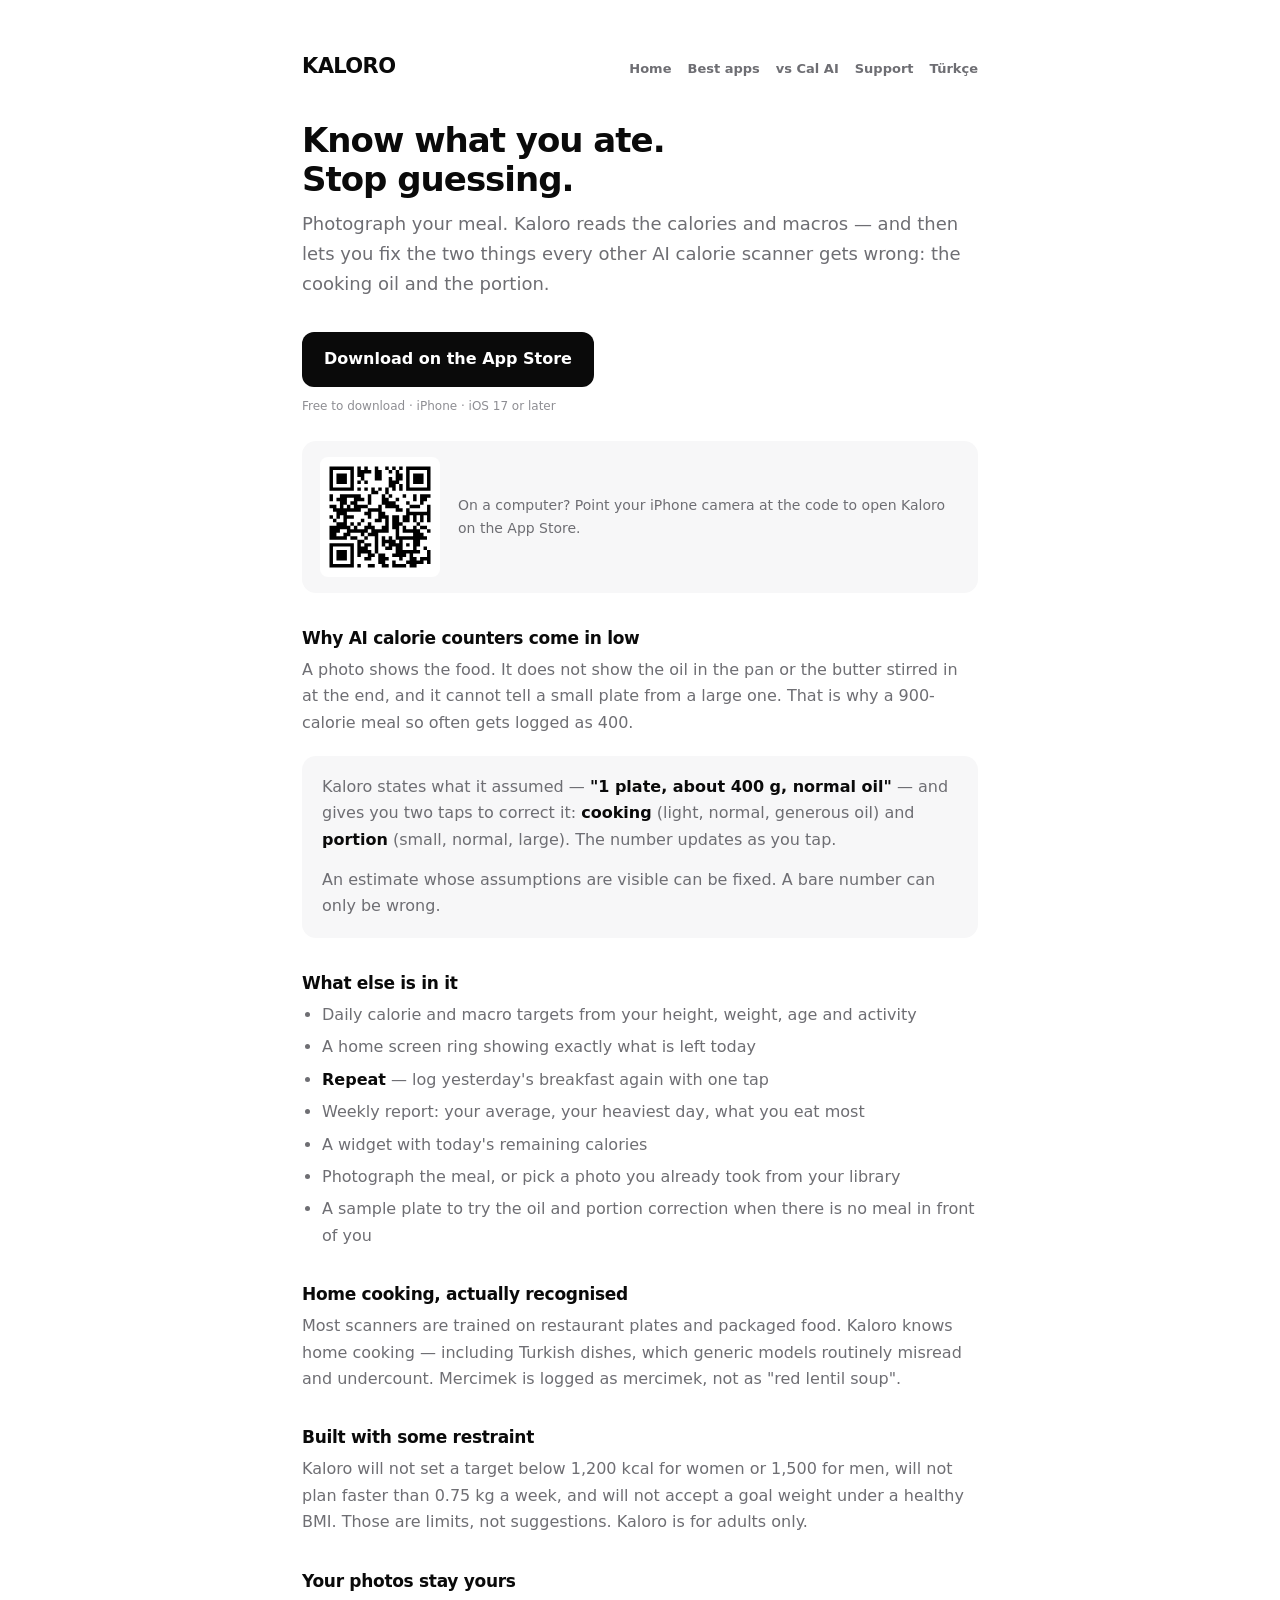
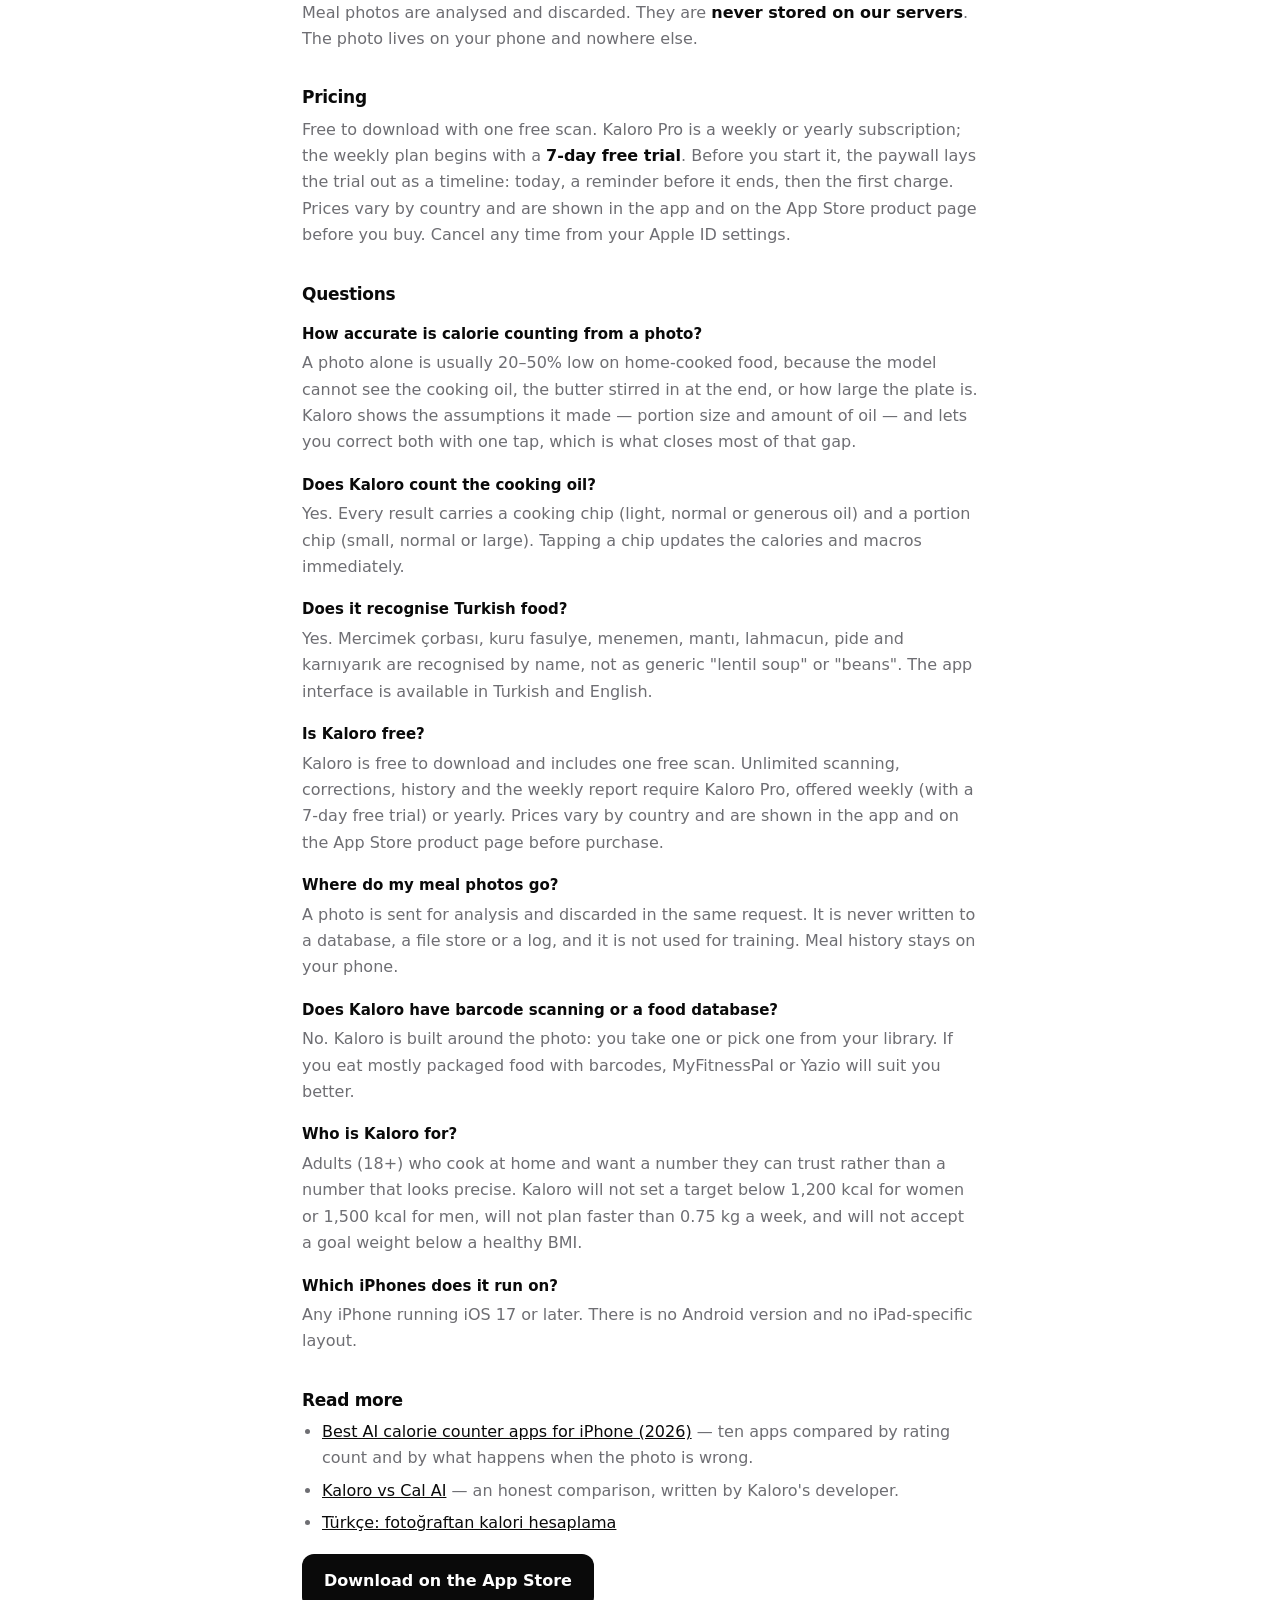
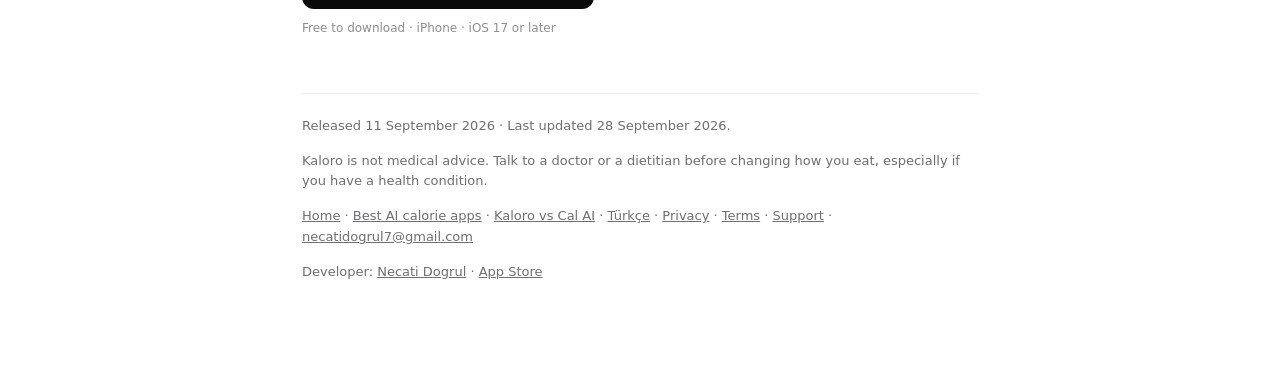
<file: index.html>
<!doctype html><html lang="en"><head>
<meta charset="utf-8"><meta name="viewport" content="width=device-width,initial-scale=1">
<meta name="apple-itunes-app" content="app-id=6808956115">
<title>Kaloro — AI Calorie Tracker That Counts the Cooking Oil (iPhone)</title>
<meta name="description" content="AI calorie tracker for iPhone: photograph a meal, get calories and macros, then fix the cooking oil and portion in one tap. Knows Turkish home cooking. Photos never stored.">
<link rel="canonical" href="https://necatidogrul.github.io/kaloro-site/">
<link rel="alternate" hreflang="en" href="https://necatidogrul.github.io/kaloro-site/">
<link rel="alternate" hreflang="tr" href="https://necatidogrul.github.io/kaloro-site/tr/">
<link rel="alternate" hreflang="x-default" href="https://necatidogrul.github.io/kaloro-site/">
<meta property="og:type" content="website">
<meta property="og:site_name" content="Kaloro">
<meta property="og:title" content="Kaloro — AI calorie tracker that counts the oil too">
<meta property="og:description" content="Photo calorie counting that shows its assumptions and lets you fix them. Home cooking, Turkish dishes, no stored photos.">
<meta property="og:url" content="https://necatidogrul.github.io/kaloro-site/">
<meta property="og:image" content="https://necatidogrul.github.io/kaloro-site/og-image.png">
<meta property="og:image:width" content="1200"><meta property="og:image:height" content="630">
<meta property="og:locale" content="en_US">
<meta name="twitter:card" content="summary_large_image">
<meta name="twitter:title" content="Kaloro — AI calorie tracker that counts the oil too">
<meta name="twitter:description" content="Photo calorie counting that shows its assumptions and lets you fix them. Home cooking, Turkish dishes, no stored photos.">
<meta name="twitter:image" content="https://necatidogrul.github.io/kaloro-site/og-image.png">
<meta name="theme-color" content="#0B0B0C">
<meta name="author" content="Necati Dogrul">
<script type="application/ld+json">{"@context": "https://schema.org", "@type": "MobileApplication", "name": "Kaloro: Photo Calorie Counter", "alternateName": ["Kaloro: AI Calorie Tracker", "Kaloro: AI Kalori Hesaplama", "Kaloro: Kalori Hesaplama", "Kaloro", "Kaloro AI", "Kaloro Calorie Tracker", "Kaloro Kalori Hesaplama", "Kaloro Kalori"], "operatingSystem": "iOS 17.0 or later", "applicationCategory": "HealthApplication", "applicationSubCategory": "Calorie counter", "inLanguage": ["en", "tr"], "description": "AI calorie tracker for iPhone. Photograph a meal, get calories and macros, then correct the two things every photo gets wrong: cooking oil and portion size. Recognises home cooking including Turkish dishes. Meal photos are never stored.", "url": "https://necatidogrul.github.io/kaloro-site/", "installUrl": "https://apps.apple.com/app/id6808956115", "downloadUrl": "https://apps.apple.com/app/id6808956115", "datePublished": "2026-09-11", "dateModified": "2026-09-28", "author": {"@type": "Person", "name": "Necati Dogrul", "url": "https://necatidogrul.dev"}, "offers": [{"@type": "Offer", "price": "0", "priceCurrency": "USD", "description": "Free download with one free scan"}, {"@type": "Offer", "price": "4.99", "priceCurrency": "USD", "description": "Kaloro Pro weekly, 7-day free trial"}, {"@type": "Offer", "price": "39.99", "priceCurrency": "USD", "description": "Kaloro Pro yearly"}], "featureList": ["Photo calorie and macro estimate", "Cooking-oil correction chip", "Portion-size correction chip", "Turkish home-cooking recognition", "Daily calorie and macro targets", "Repeat yesterday's meal", "Weekly report", "Home screen widget", "Photo from the camera or the photo library", "Sample plate to try the oil and portion correction"], "screenshot": "https://necatidogrul.github.io/kaloro-site/og-image.png"}</script>
<script type="application/ld+json">{"@context": "https://schema.org", "@type": "FAQPage", "inLanguage": "en", "mainEntity": [{"@type": "Question", "name": "How accurate is calorie counting from a photo?", "acceptedAnswer": {"@type": "Answer", "text": "A photo alone is usually 20–50% low on home-cooked food, because the model cannot see the cooking oil, the butter stirred in at the end, or how large the plate is. Kaloro shows the assumptions it made — portion size and amount of oil — and lets you correct both with one tap, which is what closes most of that gap."}}, {"@type": "Question", "name": "Does Kaloro count the cooking oil?", "acceptedAnswer": {"@type": "Answer", "text": "Yes. Every result carries a cooking chip (light, normal or generous oil) and a portion chip (small, normal or large). Tapping a chip updates the calories and macros immediately."}}, {"@type": "Question", "name": "Does it recognise Turkish food?", "acceptedAnswer": {"@type": "Answer", "text": "Yes. Mercimek çorbası, kuru fasulye, menemen, mantı, lahmacun, pide and karnıyarık are recognised by name, not as generic \"lentil soup\" or \"beans\". The app interface is available in Turkish and English."}}, {"@type": "Question", "name": "Is Kaloro free?", "acceptedAnswer": {"@type": "Answer", "text": "Kaloro is free to download and includes one free scan. Unlimited scanning, corrections, history and the weekly report require Kaloro Pro, offered weekly (with a 7-day free trial) or yearly. Prices vary by country and are shown in the app and on the App Store product page before purchase."}}, {"@type": "Question", "name": "Where do my meal photos go?", "acceptedAnswer": {"@type": "Answer", "text": "A photo is sent for analysis and discarded in the same request. It is never written to a database, a file store or a log, and it is not used for training. Meal history stays on your phone."}}, {"@type": "Question", "name": "Does Kaloro have barcode scanning or a food database?", "acceptedAnswer": {"@type": "Answer", "text": "No. Kaloro is built around the photo: you take one or pick one from your library. If you eat mostly packaged food with barcodes, MyFitnessPal or Yazio will suit you better."}}, {"@type": "Question", "name": "Who is Kaloro for?", "acceptedAnswer": {"@type": "Answer", "text": "Adults (18+) who cook at home and want a number they can trust rather than a number that looks precise. Kaloro will not set a target below 1,200 kcal for women or 1,500 kcal for men, will not plan faster than 0.75 kg a week, and will not accept a goal weight below a healthy BMI."}}, {"@type": "Question", "name": "Which iPhones does it run on?", "acceptedAnswer": {"@type": "Answer", "text": "Any iPhone running iOS 17 or later. There is no Android version and no iPad-specific layout."}}]}</script>
<script type="application/ld+json">{"@context": "https://schema.org", "@type": "Person", "name": "Necati Dogrul", "url": "https://necatidogrul.dev", "jobTitle": "Independent iOS developer", "sameAs": ["https://github.com/necatidogrul", "https://www.instagram.com/kaloro.app"]}</script>

<link rel="stylesheet" href="style.css"></head><body><div class="wrap">
<header><a class="logo" href="./">KALORO</a><nav><a href="./">Home</a><a href="best-ai-calorie-counter-apps.html">Best apps</a><a href="vs-cal-ai.html">vs Cal AI</a><a href="support.html">Support</a><a href="tr/">Türkçe</a></nav></header>
<h1>Know what you ate.<br>Stop guessing.</h1>
<p class="lede">Photograph your meal. Kaloro reads the calories and macros — and then lets you fix the two things every other AI calorie scanner gets wrong: the cooking oil and the portion.</p>
<a class="cta" href="https://apps.apple.com/app/id6808956115">Download on the App&nbsp;Store</a><span class="sub">Free to download · iPhone · iOS 17 or later</span>
<div class="qr"><div><svg width="120" height="120" role="img" aria-label="QR code linking to Kaloro on the App Store" version="1.1" viewBox="0 0 31 31" xmlns="http://www.w3.org/2000/svg"><path d="M1,1H2V2H1zM2,1H3V2H2zM3,1H4V2H3zM4,1H5V2H4zM5,1H6V2H5zM6,1H7V2H6zM7,1H8V2H7zM9,1H10V2H9zM11,1H12V2H11zM14,1H15V2H14zM17,1H18V2H17zM19,1H20V2H19zM21,1H22V2H21zM23,1H24V2H23zM24,1H25V2H24zM25,1H26V2H25zM26,1H27V2H26zM27,1H28V2H27zM28,1H29V2H28zM29,1H30V2H29zM1,2H2V3H1zM7,2H8V3H7zM9,2H10V3H9zM10,2H11V3H10zM11,2H12V3H11zM12,2H13V3H12zM14,2H15V3H14zM15,2H16V3H15zM18,2H19V3H18zM20,2H21V3H20zM23,2H24V3H23zM29,2H30V3H29zM1,3H2V4H1zM3,3H4V4H3zM4,3H5V4H4zM5,3H6V4H5zM7,3H8V4H7zM9,3H10V4H9zM10,3H11V4H10zM14,3H15V4H14zM15,3H16V4H15zM20,3H21V4H20zM21,3H22V4H21zM23,3H24V4H23zM25,3H26V4H25zM26,3H27V4H26zM27,3H28V4H27zM29,3H30V4H29zM1,4H2V5H1zM3,4H4V5H3zM4,4H5V5H4zM5,4H6V5H5zM7,4H8V5H7zM10,4H11V5H10zM14,4H15V5H14zM15,4H16V5H15zM18,4H19V5H18zM20,4H21V5H20zM21,4H22V5H21zM23,4H24V5H23zM25,4H26V5H25zM26,4H27V5H26zM27,4H28V5H27zM29,4H30V5H29zM1,5H2V6H1zM3,5H4V6H3zM4,5H5V6H4zM5,5H6V6H5zM7,5H8V6H7zM9,5H10V6H9zM11,5H12V6H11zM18,5H19V6H18zM19,5H20V6H19zM20,5H21V6H20zM23,5H24V6H23zM25,5H26V6H25zM26,5H27V6H26zM27,5H28V6H27zM29,5H30V6H29zM1,6H2V7H1zM7,6H8V7H7zM18,6H19V7H18zM19,6H20V7H19zM21,6H22V7H21zM23,6H24V7H23zM29,6H30V7H29zM1,7H2V8H1zM2,7H3V8H2zM3,7H4V8H3zM4,7H5V8H4zM5,7H6V8H5zM6,7H7V8H6zM7,7H8V8H7zM9,7H10V8H9zM11,7H12V8H11zM13,7H14V8H13zM15,7H16V8H15zM17,7H18V8H17zM19,7H20V8H19zM21,7H22V8H21zM23,7H24V8H23zM24,7H25V8H24zM25,7H26V8H25zM26,7H27V8H26zM27,7H28V8H27zM28,7H29V8H28zM29,7H30V8H29zM13,8H14V9H13zM14,8H15V9H14zM17,8H18V9H17zM1,9H2V10H1zM4,9H5V10H4zM5,9H6V10H5zM6,9H7V10H6zM7,9H8V10H7zM8,9H9V10H8zM9,9H10V10H9zM12,9H13V10H12zM16,9H17V10H16zM18,9H19V10H18zM22,9H23V10H22zM25,9H26V10H25zM27,9H28V10H27zM28,9H29V10H28zM29,9H30V10H29zM1,10H2V11H1zM3,10H4V11H3zM4,10H5V11H4zM5,10H6V11H5zM8,10H9V11H8zM9,10H10V11H9zM10,10H11V11H10zM12,10H13V11H12zM16,10H17V11H16zM17,10H18V11H17zM20,10H21V11H20zM25,10H26V11H25zM27,10H28V11H27zM28,10H29V11H28zM4,11H5V12H4zM5,11H6V12H5zM7,11H8V12H7zM8,11H9V12H8zM12,11H13V12H12zM16,11H17V12H16zM17,11H18V12H17zM18,11H19V12H18zM19,11H20V12H19zM23,11H24V12H23zM27,11H28V12H27zM1,12H2V13H1zM2,12H3V13H2zM4,12H5V13H4zM6,12H7V13H6zM8,12H9V13H8zM9,12H10V13H9zM10,12H11V13H10zM11,12H12V13H11zM15,12H16V13H15zM17,12H18V13H17zM18,12H19V13H18zM19,12H20V13H19zM20,12H21V13H20zM24,12H25V13H24zM25,12H26V13H25zM26,12H27V13H26zM29,12H30V13H29zM2,13H3V14H2zM3,13H4V14H3zM4,13H5V14H4zM5,13H6V14H5zM6,13H7V14H6zM7,13H8V14H7zM8,13H9V14H8zM9,13H10V14H9zM12,13H13V14H12zM13,13H14V14H13zM14,13H15V14H14zM15,13H16V14H15zM20,13H21V14H20zM21,13H22V14H21zM23,13H24V14H23zM29,13H30V14H29zM3,14H4V15H3zM4,14H5V15H4zM5,14H6V15H5zM11,14H12V15H11zM12,14H13V15H12zM15,14H16V15H15zM16,14H17V15H16zM23,14H24V15H23zM24,14H25V15H24zM25,14H26V15H25zM26,14H27V15H26zM27,14H28V15H27zM28,14H29V15H28zM29,14H30V15H29zM1,15H2V16H1zM3,15H4V16H3zM5,15H6V16H5zM6,15H7V16H6zM7,15H8V16H7zM12,15H13V16H12zM15,15H16V16H15zM16,15H17V16H16zM17,15H18V16H17zM19,15H20V16H19zM20,15H21V16H20zM22,15H23V16H22zM23,15H24V16H23zM25,15H26V16H25zM27,15H28V16H27zM29,15H30V16H29zM2,16H3V17H2zM5,16H6V17H5zM10,16H11V17H10zM14,16H15V17H14zM15,16H16V17H15zM17,16H18V17H17zM19,16H20V17H19zM20,16H21V17H20zM22,16H23V17H22zM23,16H24V17H23zM25,16H26V17H25zM27,16H28V17H27zM29,16H30V17H29zM3,17H4V18H3zM4,17H5V18H4zM5,17H6V18H5zM7,17H8V18H7zM9,17H10V18H9zM12,17H13V18H12zM17,17H18V18H17zM19,17H20V18H19zM20,17H21V18H20zM21,17H22V18H21zM26,17H27V18H26zM1,18H2V19H1zM2,18H3V19H2zM3,18H4V19H3zM4,18H5V19H4zM5,18H6V19H5zM6,18H7V19H6zM8,18H9V19H8zM11,18H12V19H11zM12,18H13V19H12zM13,18H14V19H13zM16,18H17V19H16zM17,18H18V19H17zM19,18H20V19H19zM20,18H21V19H20zM22,18H23V19H22zM25,18H26V19H25zM27,18H28V19H27zM28,18H29V19H28zM1,19H2V20H1zM2,19H3V20H2zM3,19H4V20H3zM6,19H7V20H6zM7,19H8V20H7zM8,19H9V20H8zM9,19H10V20H9zM10,19H11V20H10zM11,19H12V20H11zM13,19H14V20H13zM14,19H15V20H14zM15,19H16V20H15zM16,19H17V20H16zM17,19H18V20H17zM20,19H21V20H20zM22,19H23V20H22zM23,19H24V20H23zM24,19H25V20H24zM25,19H26V20H25zM26,19H27V20H26zM29,19H30V20H29zM1,20H2V21H1zM2,20H3V21H2zM5,20H6V21H5zM6,20H7V21H6zM10,20H11V21H10zM12,20H13V21H12zM13,20H14V21H13zM14,20H15V21H14zM20,20H21V21H20zM25,20H26V21H25zM26,20H27V21H26zM27,20H28V21H27zM1,21H2V22H1zM2,21H3V22H2zM3,21H4V22H3zM4,21H5V22H4zM5,21H6V22H5zM7,21H8V22H7zM8,21H9V22H8zM11,21H12V22H11zM14,21H15V22H14zM16,21H17V22H16zM18,21H19V22H18zM20,21H21V22H20zM21,21H22V22H21zM22,21H23V22H22zM23,21H24V22H23zM24,21H25V22H24zM25,21H26V22H25zM26,21H27V22H26zM27,21H28V22H27zM28,21H29V22H28zM9,22H10V23H9zM10,22H11V23H10zM14,22H15V23H14zM16,22H17V23H16zM17,22H18V23H17zM18,22H19V23H18zM19,22H20V23H19zM21,22H22V23H21zM25,22H26V23H25zM26,22H27V23H26zM1,23H2V24H1zM2,23H3V24H2zM3,23H4V24H3zM4,23H5V24H4zM5,23H6V24H5zM6,23H7V24H6zM7,23H8V24H7zM9,23H10V24H9zM11,23H12V24H11zM12,23H13V24H12zM14,23H15V24H14zM16,23H17V24H16zM18,23H19V24H18zM19,23H20V24H19zM20,23H21V24H20zM21,23H22V24H21zM23,23H24V24H23zM25,23H26V24H25zM26,23H27V24H26zM1,24H2V25H1zM7,24H8V25H7zM9,24H10V25H9zM10,24H11V25H10zM11,24H12V25H11zM14,24H15V25H14zM17,24H18V25H17zM18,24H19V25H18zM20,24H21V25H20zM21,24H22V25H21zM25,24H26V25H25zM28,24H29V25H28zM1,25H2V26H1zM3,25H4V26H3zM4,25H5V26H4zM5,25H6V26H5zM7,25H8V26H7zM9,25H10V26H9zM10,25H11V26H10zM11,25H12V26H11zM12,25H13V26H12zM14,25H15V26H14zM20,25H21V26H20zM21,25H22V26H21zM22,25H23V26H22zM23,25H24V26H23zM24,25H25V26H24zM25,25H26V26H25zM26,25H27V26H26zM29,25H30V26H29zM1,26H2V27H1zM3,26H4V27H3zM4,26H5V27H4zM5,26H6V27H5zM7,26H8V27H7zM9,26H10V27H9zM12,26H13V27H12zM13,26H14V27H13zM15,26H16V27H15zM16,26H17V27H16zM19,26H20V27H19zM20,26H21V27H20zM21,26H22V27H21zM22,26H23V27H22zM24,26H25V27H24zM29,26H30V27H29zM1,27H2V28H1zM3,27H4V28H3zM4,27H5V28H4zM5,27H6V28H5zM7,27H8V28H7zM11,27H12V28H11zM12,27H13V28H12zM15,27H16V28H15zM16,27H17V28H16zM17,27H18V28H17zM21,27H22V28H21zM24,27H25V28H24zM25,27H26V28H25zM27,27H28V28H27zM28,27H29V28H28zM29,27H30V28H29zM1,28H2V29H1zM7,28H8V29H7zM15,28H16V29H15zM16,28H17V29H16zM19,28H20V29H19zM23,28H24V29H23zM24,28H25V29H24zM25,28H26V29H25zM26,28H27V29H26zM27,28H28V29H27zM29,28H30V29H29zM1,29H2V30H1zM2,29H3V30H2zM3,29H4V30H3zM4,29H5V30H4zM5,29H6V30H5zM6,29H7V30H6zM7,29H8V30H7zM9,29H10V30H9zM12,29H13V30H12zM13,29H14V30H13zM16,29H17V30H16zM17,29H18V30H17zM19,29H20V30H19zM20,29H21V30H20zM21,29H22V30H21zM22,29H23V30H22zM24,29H25V30H24zM25,29H26V30H25z" id="qr-path" fill="#000000" fill-opacity="1" fill-rule="nonzero" stroke="none"/></svg></div><p>On a computer? Point your iPhone camera at the code to open Kaloro on the App Store.</p></div>

<h2>Why AI calorie counters come in low</h2>
<p>A photo shows the food. It does not show the oil in the pan or the butter stirred in at the end, and it cannot tell a small plate from a large one. That is why a 900-calorie meal so often gets logged as 400.</p>
<div class="card">
<p>Kaloro states what it assumed — <strong>"1 plate, about 400 g, normal oil"</strong> — and gives you two taps to correct it: <strong>cooking</strong> (light, normal, generous oil) and <strong>portion</strong> (small, normal, large). The number updates as you tap.</p>
<p>An estimate whose assumptions are visible can be fixed. A bare number can only be wrong.</p>
</div>

<h2>What else is in it</h2>
<ul>
<li>Daily calorie and macro targets from your height, weight, age and activity</li>
<li>A home screen ring showing exactly what is left today</li>
<li><strong>Repeat</strong> — log yesterday's breakfast again with one tap</li>
<li>Weekly report: your average, your heaviest day, what you eat most</li>
<li>A widget with today's remaining calories</li>
<li>Photograph the meal, or pick a photo you already took from your library</li>
<li>A sample plate to try the oil and portion correction when there is no meal in front of you</li>
</ul>

<h2>Home cooking, actually recognised</h2>
<p>Most scanners are trained on restaurant plates and packaged food. Kaloro knows home cooking — including Turkish dishes, which generic models routinely misread and undercount. Mercimek is logged as mercimek, not as "red lentil soup".</p>

<h2>Built with some restraint</h2>
<p>Kaloro will not set a target below 1,200 kcal for women or 1,500 for men, will not plan faster than 0.75 kg a week, and will not accept a goal weight under a healthy BMI. Those are limits, not suggestions. Kaloro is for adults only.</p>

<h2>Your photos stay yours</h2>
<p>Meal photos are analysed and discarded. They are <strong>never stored on our servers</strong>. The photo lives on your phone and nowhere else.</p>

<h2>Pricing</h2>
<p>Free to download with one free scan. Kaloro Pro is a weekly or yearly subscription; the weekly plan begins with a <strong>7-day free trial</strong>. Before you start it, the paywall lays the trial out as a timeline: today, a reminder before it ends, then the first charge. Prices vary by country and are shown in the app and on the App Store product page before you buy. Cancel any time from your Apple ID settings.</p>

<h2>Questions</h2>
<div class="faq"><h3>How accurate is calorie counting from a photo?</h3><p>A photo alone is usually 20–50% low on home-cooked food, because the model cannot see the cooking oil, the butter stirred in at the end, or how large the plate is. Kaloro shows the assumptions it made — portion size and amount of oil — and lets you correct both with one tap, which is what closes most of that gap.</p><h3>Does Kaloro count the cooking oil?</h3><p>Yes. Every result carries a cooking chip (light, normal or generous oil) and a portion chip (small, normal or large). Tapping a chip updates the calories and macros immediately.</p><h3>Does it recognise Turkish food?</h3><p>Yes. Mercimek çorbası, kuru fasulye, menemen, mantı, lahmacun, pide and karnıyarık are recognised by name, not as generic "lentil soup" or "beans". The app interface is available in Turkish and English.</p><h3>Is Kaloro free?</h3><p>Kaloro is free to download and includes one free scan. Unlimited scanning, corrections, history and the weekly report require Kaloro Pro, offered weekly (with a 7-day free trial) or yearly. Prices vary by country and are shown in the app and on the App Store product page before purchase.</p><h3>Where do my meal photos go?</h3><p>A photo is sent for analysis and discarded in the same request. It is never written to a database, a file store or a log, and it is not used for training. Meal history stays on your phone.</p><h3>Does Kaloro have barcode scanning or a food database?</h3><p>No. Kaloro is built around the photo: you take one or pick one from your library. If you eat mostly packaged food with barcodes, MyFitnessPal or Yazio will suit you better.</p><h3>Who is Kaloro for?</h3><p>Adults (18+) who cook at home and want a number they can trust rather than a number that looks precise. Kaloro will not set a target below 1,200 kcal for women or 1,500 kcal for men, will not plan faster than 0.75 kg a week, and will not accept a goal weight below a healthy BMI.</p><h3>Which iPhones does it run on?</h3><p>Any iPhone running iOS 17 or later. There is no Android version and no iPad-specific layout.</p></div>

<h2>Read more</h2>
<ul>
<li><a href="best-ai-calorie-counter-apps.html">Best AI calorie counter apps for iPhone (2026)</a> — ten apps compared by rating count and by what happens when the photo is wrong.</li>
<li><a href="vs-cal-ai.html">Kaloro vs Cal AI</a> — an honest comparison, written by Kaloro's developer.</li>
<li><a href="tr/">Türkçe: fotoğraftan kalori hesaplama</a></li>
</ul>

<a class="cta" href="https://apps.apple.com/app/id6808956115">Download on the App&nbsp;Store</a><span class="sub">Free to download · iPhone · iOS 17 or later</span>
<footer><p>Released 11 September 2026 · Last updated 28 September 2026.</p><p>Kaloro is not medical advice. Talk to a doctor or a dietitian before changing how you eat, especially if you have a health condition.</p><p><a href="./">Home</a> · <a href="best-ai-calorie-counter-apps.html">Best AI calorie apps</a> · <a href="vs-cal-ai.html">Kaloro vs Cal AI</a> · <a href="tr/">Türkçe</a> · <a href="privacy.html">Privacy</a> · <a href="terms.html">Terms</a> · <a href="support.html">Support</a> · <a href="mailto:necatidogrul7@gmail.com">necatidogrul7@gmail.com</a></p><p>Developer: <a href="https://necatidogrul.dev">Necati Dogrul</a> · <a href="https://apps.apple.com/app/id6808956115">App Store</a></p></footer></div></body></html>
</file>
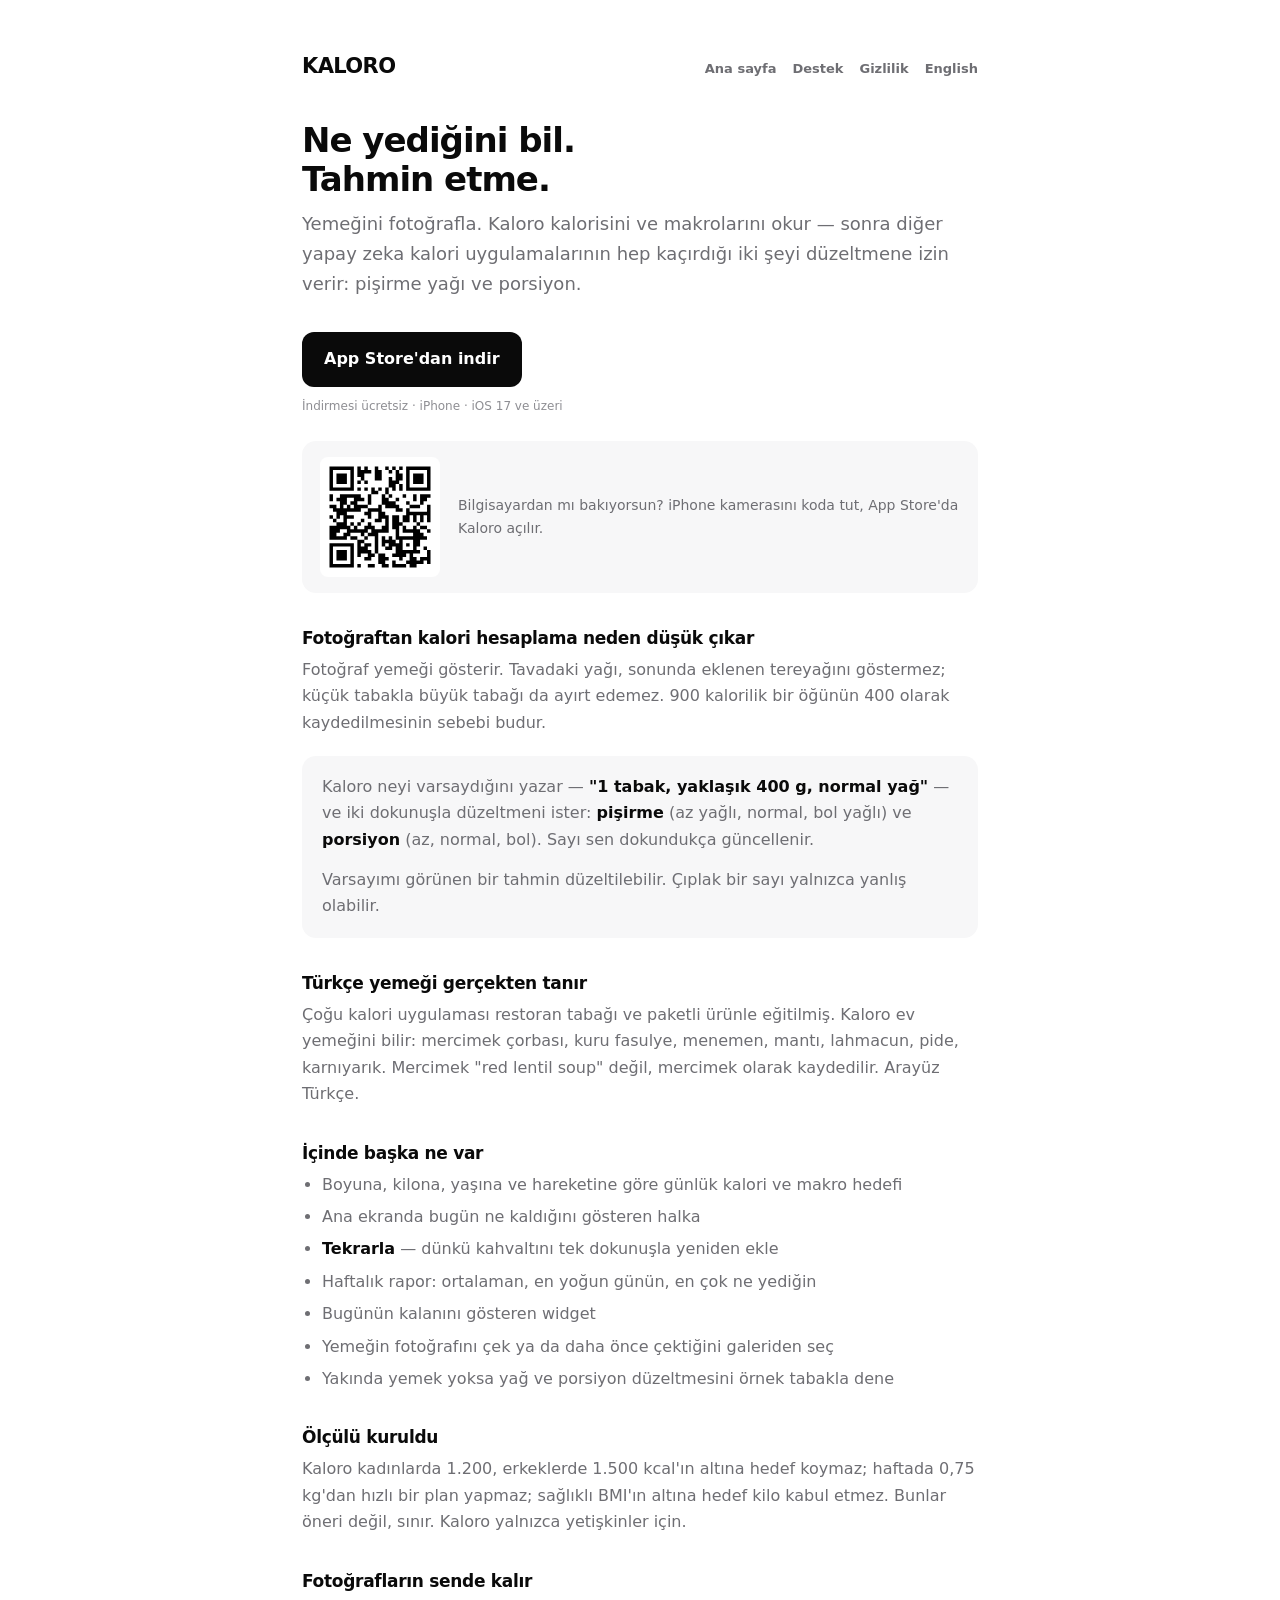
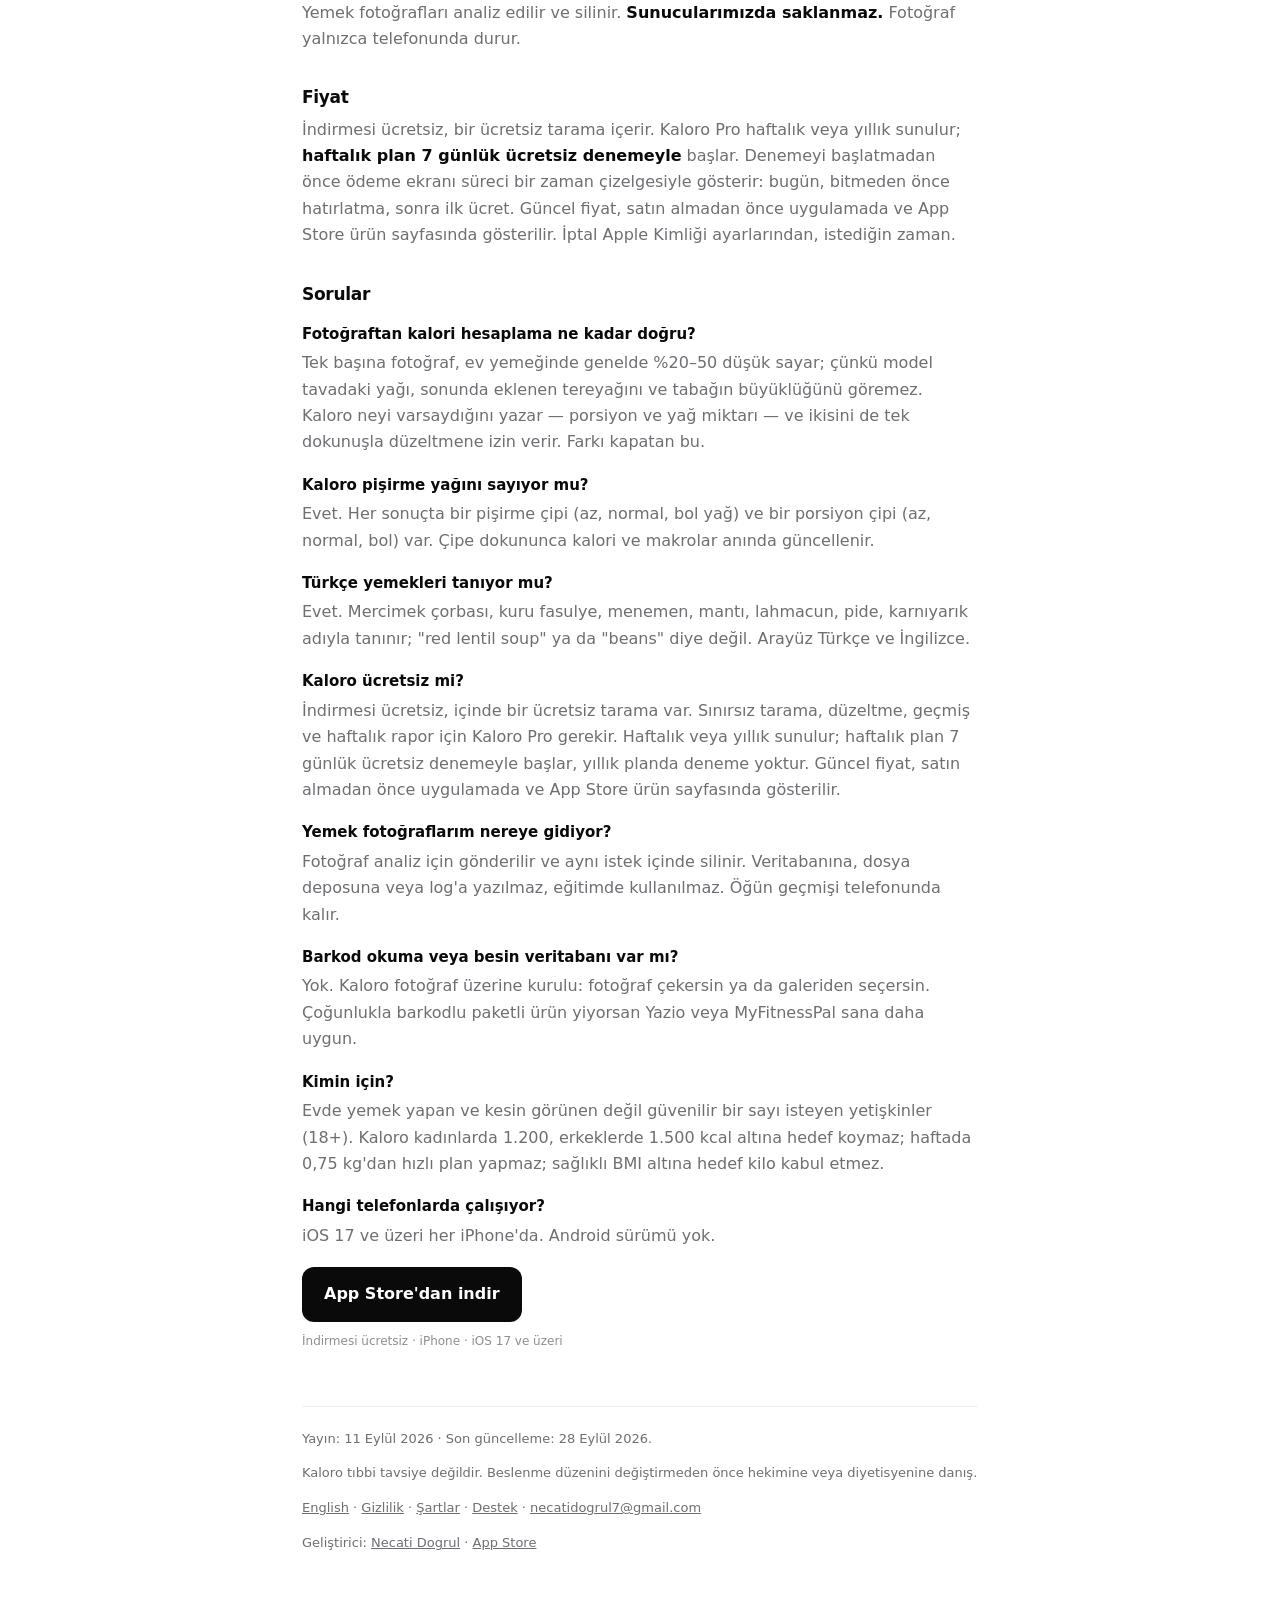
<file: tr/index.html>
<!doctype html><html lang="tr"><head>
<meta charset="utf-8"><meta name="viewport" content="width=device-width,initial-scale=1">
<meta name="apple-itunes-app" content="app-id=6808956115">
<title>Kaloro — Fotoğraftan Kalori Hesaplama: Yağı da Sayan Yapay Zeka Kalori Uygulaması</title>
<meta name="description" content="Fotoğraftan kalori hesaplayan Türkçe yapay zeka uygulaması. Yemeği fotoğrafla, kalori ve makroyu al, yağı ve porsiyonu tek dokunuşla düzelt. Türk yemeğini tanır. iPhone.">
<link rel="canonical" href="https://necatidogrul.github.io/kaloro-site/tr/">
<link rel="alternate" hreflang="en" href="https://necatidogrul.github.io/kaloro-site/">
<link rel="alternate" hreflang="tr" href="https://necatidogrul.github.io/kaloro-site/tr/">
<link rel="alternate" hreflang="x-default" href="https://necatidogrul.github.io/kaloro-site/">
<meta property="og:type" content="website">
<meta property="og:site_name" content="Kaloro">
<meta property="og:title" content="Kaloro — Fotoğraftan kalori. Yağı da sayar.">
<meta property="og:description" content="Yapay zeka kalori hesaplama: varsayımı gösterir, düzeltmene izin verir. Türkçe yemek, Türkçe arayüz, saklanmayan fotoğraf.">
<meta property="og:url" content="https://necatidogrul.github.io/kaloro-site/tr/">
<meta property="og:image" content="https://necatidogrul.github.io/kaloro-site/og-image.png">
<meta property="og:image:width" content="1200"><meta property="og:image:height" content="630">
<meta property="og:locale" content="tr_TR">
<meta name="twitter:card" content="summary_large_image">
<meta name="twitter:title" content="Kaloro — Fotoğraftan kalori. Yağı da sayar.">
<meta name="twitter:description" content="Yapay zeka kalori hesaplama: varsayımı gösterir, düzeltmene izin verir. Türkçe yemek, Türkçe arayüz, saklanmayan fotoğraf.">
<meta name="twitter:image" content="https://necatidogrul.github.io/kaloro-site/og-image.png">
<meta name="theme-color" content="#0B0B0C">
<meta name="author" content="Necati Dogrul">
<script type="application/ld+json">{"@context": "https://schema.org", "@type": "MobileApplication", "name": "Kaloro: AI Kalori Hesaplama", "alternateName": ["Kaloro: Kalori Hesaplama", "Kaloro: Photo Calorie Counter", "Kaloro: AI Calorie Tracker", "Kaloro", "Kaloro AI", "Kaloro Calorie Tracker", "Kaloro Kalori Hesaplama", "Kaloro Kalori"], "operatingSystem": "iOS 17.0 veya üzeri", "applicationCategory": "HealthApplication", "applicationSubCategory": "Calorie counter", "inLanguage": ["en", "tr"], "description": "Fotoğraftan kalori hesaplayan yapay zeka uygulaması. Yemeği fotoğrafla, kalori ve makroları al, sonra her fotoğrafın kaçırdığı iki şeyi düzelt: pişirme yağı ve porsiyon. Türkçe ev yemeklerini tanır. Fotoğraflar saklanmaz.", "url": "https://necatidogrul.github.io/kaloro-site/tr/", "installUrl": "https://apps.apple.com/app/id6808956115", "downloadUrl": "https://apps.apple.com/app/id6808956115", "datePublished": "2026-09-11", "dateModified": "2026-09-28", "author": {"@type": "Person", "name": "Necati Dogrul", "url": "https://necatidogrul.dev"}, "offers": [{"@type": "Offer", "price": "0", "priceCurrency": "TRY", "description": "Ücretsiz indirme, bir ücretsiz tarama"}, {"@type": "Offer", "price": "129.00", "priceCurrency": "TRY", "description": "Kaloro Pro haftalık, 7 gün ücretsiz deneme"}, {"@type": "Offer", "price": "1069.99", "priceCurrency": "TRY", "description": "Kaloro Pro yıllık"}], "featureList": ["Photo calorie and macro estimate", "Cooking-oil correction chip", "Portion-size correction chip", "Turkish home-cooking recognition", "Daily calorie and macro targets", "Repeat yesterday's meal", "Weekly report", "Home screen widget", "Photo from the camera or the photo library", "Sample plate to try the oil and portion correction"], "screenshot": "https://necatidogrul.github.io/kaloro-site/og-image.png"}</script>
<script type="application/ld+json">{"@context": "https://schema.org", "@type": "FAQPage", "inLanguage": "tr", "mainEntity": [{"@type": "Question", "name": "Fotoğraftan kalori hesaplama ne kadar doğru?", "acceptedAnswer": {"@type": "Answer", "text": "Tek başına fotoğraf, ev yemeğinde genelde %20–50 düşük sayar; çünkü model tavadaki yağı, sonunda eklenen tereyağını ve tabağın büyüklüğünü göremez. Kaloro neyi varsaydığını yazar — porsiyon ve yağ miktarı — ve ikisini de tek dokunuşla düzeltmene izin verir. Farkı kapatan bu."}}, {"@type": "Question", "name": "Kaloro pişirme yağını sayıyor mu?", "acceptedAnswer": {"@type": "Answer", "text": "Evet. Her sonuçta bir pişirme çipi (az, normal, bol yağ) ve bir porsiyon çipi (az, normal, bol) var. Çipe dokununca kalori ve makrolar anında güncellenir."}}, {"@type": "Question", "name": "Türkçe yemekleri tanıyor mu?", "acceptedAnswer": {"@type": "Answer", "text": "Evet. Mercimek çorbası, kuru fasulye, menemen, mantı, lahmacun, pide, karnıyarık adıyla tanınır; \"red lentil soup\" ya da \"beans\" diye değil. Arayüz Türkçe ve İngilizce."}}, {"@type": "Question", "name": "Kaloro ücretsiz mi?", "acceptedAnswer": {"@type": "Answer", "text": "İndirmesi ücretsiz, içinde bir ücretsiz tarama var. Sınırsız tarama, düzeltme, geçmiş ve haftalık rapor için Kaloro Pro gerekir. Haftalık veya yıllık sunulur; haftalık plan 7 günlük ücretsiz denemeyle başlar, yıllık planda deneme yoktur. Güncel fiyat, satın almadan önce uygulamada ve App Store ürün sayfasında gösterilir."}}, {"@type": "Question", "name": "Yemek fotoğraflarım nereye gidiyor?", "acceptedAnswer": {"@type": "Answer", "text": "Fotoğraf analiz için gönderilir ve aynı istek içinde silinir. Veritabanına, dosya deposuna veya log'a yazılmaz, eğitimde kullanılmaz. Öğün geçmişi telefonunda kalır."}}, {"@type": "Question", "name": "Barkod okuma veya besin veritabanı var mı?", "acceptedAnswer": {"@type": "Answer", "text": "Yok. Kaloro fotoğraf üzerine kurulu: fotoğraf çekersin ya da galeriden seçersin. Çoğunlukla barkodlu paketli ürün yiyorsan Yazio veya MyFitnessPal sana daha uygun."}}, {"@type": "Question", "name": "Kimin için?", "acceptedAnswer": {"@type": "Answer", "text": "Evde yemek yapan ve kesin görünen değil güvenilir bir sayı isteyen yetişkinler (18+). Kaloro kadınlarda 1.200, erkeklerde 1.500 kcal altına hedef koymaz; haftada 0,75 kg'dan hızlı plan yapmaz; sağlıklı BMI altına hedef kilo kabul etmez."}}, {"@type": "Question", "name": "Hangi telefonlarda çalışıyor?", "acceptedAnswer": {"@type": "Answer", "text": "iOS 17 ve üzeri her iPhone'da. Android sürümü yok."}}]}</script>

<link rel="stylesheet" href="../style.css"></head><body><div class="wrap">
<header><a class="logo" href="../tr/">KALORO</a><nav><a href="../tr/">Ana sayfa</a><a href="../support.html">Destek</a><a href="../privacy.html">Gizlilik</a><a href="../">English</a></nav></header>
<h1>Ne yediğini bil.<br>Tahmin etme.</h1>
<p class="lede">Yemeğini fotoğrafla. Kaloro kalorisini ve makrolarını okur — sonra diğer yapay zeka kalori uygulamalarının hep kaçırdığı iki şeyi düzeltmene izin verir: pişirme yağı ve porsiyon.</p>
<a class="cta" href="https://apps.apple.com/app/id6808956115">App Store'dan indir</a><span class="sub">İndirmesi ücretsiz · iPhone · iOS 17 ve üzeri</span>
<div class="qr"><div><svg width="120" height="120" role="img" aria-label="QR code linking to Kaloro on the App Store" version="1.1" viewBox="0 0 31 31" xmlns="http://www.w3.org/2000/svg"><path d="M1,1H2V2H1zM2,1H3V2H2zM3,1H4V2H3zM4,1H5V2H4zM5,1H6V2H5zM6,1H7V2H6zM7,1H8V2H7zM9,1H10V2H9zM11,1H12V2H11zM14,1H15V2H14zM17,1H18V2H17zM19,1H20V2H19zM21,1H22V2H21zM23,1H24V2H23zM24,1H25V2H24zM25,1H26V2H25zM26,1H27V2H26zM27,1H28V2H27zM28,1H29V2H28zM29,1H30V2H29zM1,2H2V3H1zM7,2H8V3H7zM9,2H10V3H9zM10,2H11V3H10zM11,2H12V3H11zM12,2H13V3H12zM14,2H15V3H14zM15,2H16V3H15zM18,2H19V3H18zM20,2H21V3H20zM23,2H24V3H23zM29,2H30V3H29zM1,3H2V4H1zM3,3H4V4H3zM4,3H5V4H4zM5,3H6V4H5zM7,3H8V4H7zM9,3H10V4H9zM10,3H11V4H10zM14,3H15V4H14zM15,3H16V4H15zM20,3H21V4H20zM21,3H22V4H21zM23,3H24V4H23zM25,3H26V4H25zM26,3H27V4H26zM27,3H28V4H27zM29,3H30V4H29zM1,4H2V5H1zM3,4H4V5H3zM4,4H5V5H4zM5,4H6V5H5zM7,4H8V5H7zM10,4H11V5H10zM14,4H15V5H14zM15,4H16V5H15zM18,4H19V5H18zM20,4H21V5H20zM21,4H22V5H21zM23,4H24V5H23zM25,4H26V5H25zM26,4H27V5H26zM27,4H28V5H27zM29,4H30V5H29zM1,5H2V6H1zM3,5H4V6H3zM4,5H5V6H4zM5,5H6V6H5zM7,5H8V6H7zM9,5H10V6H9zM11,5H12V6H11zM18,5H19V6H18zM19,5H20V6H19zM20,5H21V6H20zM23,5H24V6H23zM25,5H26V6H25zM26,5H27V6H26zM27,5H28V6H27zM29,5H30V6H29zM1,6H2V7H1zM7,6H8V7H7zM18,6H19V7H18zM19,6H20V7H19zM21,6H22V7H21zM23,6H24V7H23zM29,6H30V7H29zM1,7H2V8H1zM2,7H3V8H2zM3,7H4V8H3zM4,7H5V8H4zM5,7H6V8H5zM6,7H7V8H6zM7,7H8V8H7zM9,7H10V8H9zM11,7H12V8H11zM13,7H14V8H13zM15,7H16V8H15zM17,7H18V8H17zM19,7H20V8H19zM21,7H22V8H21zM23,7H24V8H23zM24,7H25V8H24zM25,7H26V8H25zM26,7H27V8H26zM27,7H28V8H27zM28,7H29V8H28zM29,7H30V8H29zM13,8H14V9H13zM14,8H15V9H14zM17,8H18V9H17zM1,9H2V10H1zM4,9H5V10H4zM5,9H6V10H5zM6,9H7V10H6zM7,9H8V10H7zM8,9H9V10H8zM9,9H10V10H9zM12,9H13V10H12zM16,9H17V10H16zM18,9H19V10H18zM22,9H23V10H22zM25,9H26V10H25zM27,9H28V10H27zM28,9H29V10H28zM29,9H30V10H29zM1,10H2V11H1zM3,10H4V11H3zM4,10H5V11H4zM5,10H6V11H5zM8,10H9V11H8zM9,10H10V11H9zM10,10H11V11H10zM12,10H13V11H12zM16,10H17V11H16zM17,10H18V11H17zM20,10H21V11H20zM25,10H26V11H25zM27,10H28V11H27zM28,10H29V11H28zM4,11H5V12H4zM5,11H6V12H5zM7,11H8V12H7zM8,11H9V12H8zM12,11H13V12H12zM16,11H17V12H16zM17,11H18V12H17zM18,11H19V12H18zM19,11H20V12H19zM23,11H24V12H23zM27,11H28V12H27zM1,12H2V13H1zM2,12H3V13H2zM4,12H5V13H4zM6,12H7V13H6zM8,12H9V13H8zM9,12H10V13H9zM10,12H11V13H10zM11,12H12V13H11zM15,12H16V13H15zM17,12H18V13H17zM18,12H19V13H18zM19,12H20V13H19zM20,12H21V13H20zM24,12H25V13H24zM25,12H26V13H25zM26,12H27V13H26zM29,12H30V13H29zM2,13H3V14H2zM3,13H4V14H3zM4,13H5V14H4zM5,13H6V14H5zM6,13H7V14H6zM7,13H8V14H7zM8,13H9V14H8zM9,13H10V14H9zM12,13H13V14H12zM13,13H14V14H13zM14,13H15V14H14zM15,13H16V14H15zM20,13H21V14H20zM21,13H22V14H21zM23,13H24V14H23zM29,13H30V14H29zM3,14H4V15H3zM4,14H5V15H4zM5,14H6V15H5zM11,14H12V15H11zM12,14H13V15H12zM15,14H16V15H15zM16,14H17V15H16zM23,14H24V15H23zM24,14H25V15H24zM25,14H26V15H25zM26,14H27V15H26zM27,14H28V15H27zM28,14H29V15H28zM29,14H30V15H29zM1,15H2V16H1zM3,15H4V16H3zM5,15H6V16H5zM6,15H7V16H6zM7,15H8V16H7zM12,15H13V16H12zM15,15H16V16H15zM16,15H17V16H16zM17,15H18V16H17zM19,15H20V16H19zM20,15H21V16H20zM22,15H23V16H22zM23,15H24V16H23zM25,15H26V16H25zM27,15H28V16H27zM29,15H30V16H29zM2,16H3V17H2zM5,16H6V17H5zM10,16H11V17H10zM14,16H15V17H14zM15,16H16V17H15zM17,16H18V17H17zM19,16H20V17H19zM20,16H21V17H20zM22,16H23V17H22zM23,16H24V17H23zM25,16H26V17H25zM27,16H28V17H27zM29,16H30V17H29zM3,17H4V18H3zM4,17H5V18H4zM5,17H6V18H5zM7,17H8V18H7zM9,17H10V18H9zM12,17H13V18H12zM17,17H18V18H17zM19,17H20V18H19zM20,17H21V18H20zM21,17H22V18H21zM26,17H27V18H26zM1,18H2V19H1zM2,18H3V19H2zM3,18H4V19H3zM4,18H5V19H4zM5,18H6V19H5zM6,18H7V19H6zM8,18H9V19H8zM11,18H12V19H11zM12,18H13V19H12zM13,18H14V19H13zM16,18H17V19H16zM17,18H18V19H17zM19,18H20V19H19zM20,18H21V19H20zM22,18H23V19H22zM25,18H26V19H25zM27,18H28V19H27zM28,18H29V19H28zM1,19H2V20H1zM2,19H3V20H2zM3,19H4V20H3zM6,19H7V20H6zM7,19H8V20H7zM8,19H9V20H8zM9,19H10V20H9zM10,19H11V20H10zM11,19H12V20H11zM13,19H14V20H13zM14,19H15V20H14zM15,19H16V20H15zM16,19H17V20H16zM17,19H18V20H17zM20,19H21V20H20zM22,19H23V20H22zM23,19H24V20H23zM24,19H25V20H24zM25,19H26V20H25zM26,19H27V20H26zM29,19H30V20H29zM1,20H2V21H1zM2,20H3V21H2zM5,20H6V21H5zM6,20H7V21H6zM10,20H11V21H10zM12,20H13V21H12zM13,20H14V21H13zM14,20H15V21H14zM20,20H21V21H20zM25,20H26V21H25zM26,20H27V21H26zM27,20H28V21H27zM1,21H2V22H1zM2,21H3V22H2zM3,21H4V22H3zM4,21H5V22H4zM5,21H6V22H5zM7,21H8V22H7zM8,21H9V22H8zM11,21H12V22H11zM14,21H15V22H14zM16,21H17V22H16zM18,21H19V22H18zM20,21H21V22H20zM21,21H22V22H21zM22,21H23V22H22zM23,21H24V22H23zM24,21H25V22H24zM25,21H26V22H25zM26,21H27V22H26zM27,21H28V22H27zM28,21H29V22H28zM9,22H10V23H9zM10,22H11V23H10zM14,22H15V23H14zM16,22H17V23H16zM17,22H18V23H17zM18,22H19V23H18zM19,22H20V23H19zM21,22H22V23H21zM25,22H26V23H25zM26,22H27V23H26zM1,23H2V24H1zM2,23H3V24H2zM3,23H4V24H3zM4,23H5V24H4zM5,23H6V24H5zM6,23H7V24H6zM7,23H8V24H7zM9,23H10V24H9zM11,23H12V24H11zM12,23H13V24H12zM14,23H15V24H14zM16,23H17V24H16zM18,23H19V24H18zM19,23H20V24H19zM20,23H21V24H20zM21,23H22V24H21zM23,23H24V24H23zM25,23H26V24H25zM26,23H27V24H26zM1,24H2V25H1zM7,24H8V25H7zM9,24H10V25H9zM10,24H11V25H10zM11,24H12V25H11zM14,24H15V25H14zM17,24H18V25H17zM18,24H19V25H18zM20,24H21V25H20zM21,24H22V25H21zM25,24H26V25H25zM28,24H29V25H28zM1,25H2V26H1zM3,25H4V26H3zM4,25H5V26H4zM5,25H6V26H5zM7,25H8V26H7zM9,25H10V26H9zM10,25H11V26H10zM11,25H12V26H11zM12,25H13V26H12zM14,25H15V26H14zM20,25H21V26H20zM21,25H22V26H21zM22,25H23V26H22zM23,25H24V26H23zM24,25H25V26H24zM25,25H26V26H25zM26,25H27V26H26zM29,25H30V26H29zM1,26H2V27H1zM3,26H4V27H3zM4,26H5V27H4zM5,26H6V27H5zM7,26H8V27H7zM9,26H10V27H9zM12,26H13V27H12zM13,26H14V27H13zM15,26H16V27H15zM16,26H17V27H16zM19,26H20V27H19zM20,26H21V27H20zM21,26H22V27H21zM22,26H23V27H22zM24,26H25V27H24zM29,26H30V27H29zM1,27H2V28H1zM3,27H4V28H3zM4,27H5V28H4zM5,27H6V28H5zM7,27H8V28H7zM11,27H12V28H11zM12,27H13V28H12zM15,27H16V28H15zM16,27H17V28H16zM17,27H18V28H17zM21,27H22V28H21zM24,27H25V28H24zM25,27H26V28H25zM27,27H28V28H27zM28,27H29V28H28zM29,27H30V28H29zM1,28H2V29H1zM7,28H8V29H7zM15,28H16V29H15zM16,28H17V29H16zM19,28H20V29H19zM23,28H24V29H23zM24,28H25V29H24zM25,28H26V29H25zM26,28H27V29H26zM27,28H28V29H27zM29,28H30V29H29zM1,29H2V30H1zM2,29H3V30H2zM3,29H4V30H3zM4,29H5V30H4zM5,29H6V30H5zM6,29H7V30H6zM7,29H8V30H7zM9,29H10V30H9zM12,29H13V30H12zM13,29H14V30H13zM16,29H17V30H16zM17,29H18V30H17zM19,29H20V30H19zM20,29H21V30H20zM21,29H22V30H21zM22,29H23V30H22zM24,29H25V30H24zM25,29H26V30H25z" id="qr-path" fill="#000000" fill-opacity="1" fill-rule="nonzero" stroke="none"/></svg></div><p>Bilgisayardan mı bakıyorsun? iPhone kamerasını koda tut, App Store'da Kaloro açılır.</p></div>

<h2>Fotoğraftan kalori hesaplama neden düşük çıkar</h2>
<p>Fotoğraf yemeği gösterir. Tavadaki yağı, sonunda eklenen tereyağını göstermez; küçük tabakla büyük tabağı da ayırt edemez. 900 kalorilik bir öğünün 400 olarak kaydedilmesinin sebebi budur.</p>
<div class="card">
<p>Kaloro neyi varsaydığını yazar — <strong>"1 tabak, yaklaşık 400 g, normal yağ"</strong> — ve iki dokunuşla düzeltmeni ister: <strong>pişirme</strong> (az yağlı, normal, bol yağlı) ve <strong>porsiyon</strong> (az, normal, bol). Sayı sen dokundukça güncellenir.</p>
<p>Varsayımı görünen bir tahmin düzeltilebilir. Çıplak bir sayı yalnızca yanlış olabilir.</p>
</div>

<h2>Türkçe yemeği gerçekten tanır</h2>
<p>Çoğu kalori uygulaması restoran tabağı ve paketli ürünle eğitilmiş. Kaloro ev yemeğini bilir: mercimek çorbası, kuru fasulye, menemen, mantı, lahmacun, pide, karnıyarık. Mercimek "red lentil soup" değil, mercimek olarak kaydedilir. Arayüz Türkçe.</p>

<h2>İçinde başka ne var</h2>
<ul>
<li>Boyuna, kilona, yaşına ve hareketine göre günlük kalori ve makro hedefi</li>
<li>Ana ekranda bugün ne kaldığını gösteren halka</li>
<li><strong>Tekrarla</strong> — dünkü kahvaltını tek dokunuşla yeniden ekle</li>
<li>Haftalık rapor: ortalaman, en yoğun günün, en çok ne yediğin</li>
<li>Bugünün kalanını gösteren widget</li>
<li>Yemeğin fotoğrafını çek ya da daha önce çektiğini galeriden seç</li>
<li>Yakında yemek yoksa yağ ve porsiyon düzeltmesini örnek tabakla dene</li>
</ul>

<h2>Ölçülü kuruldu</h2>
<p>Kaloro kadınlarda 1.200, erkeklerde 1.500 kcal'ın altına hedef koymaz; haftada 0,75 kg'dan hızlı bir plan yapmaz; sağlıklı BMI'ın altına hedef kilo kabul etmez. Bunlar öneri değil, sınır. Kaloro yalnızca yetişkinler için.</p>

<h2>Fotoğrafların sende kalır</h2>
<p>Yemek fotoğrafları analiz edilir ve silinir. <strong>Sunucularımızda saklanmaz.</strong> Fotoğraf yalnızca telefonunda durur.</p>

<h2>Fiyat</h2>
<p>İndirmesi ücretsiz, bir ücretsiz tarama içerir. Kaloro Pro haftalık veya yıllık sunulur; <strong>haftalık plan 7 günlük ücretsiz denemeyle</strong> başlar. Denemeyi başlatmadan önce ödeme ekranı süreci bir zaman çizelgesiyle gösterir: bugün, bitmeden önce hatırlatma, sonra ilk ücret. Güncel fiyat, satın almadan önce uygulamada ve App Store ürün sayfasında gösterilir. İptal Apple Kimliği ayarlarından, istediğin zaman.</p>

<h2>Sorular</h2>
<div class="faq"><h3>Fotoğraftan kalori hesaplama ne kadar doğru?</h3><p>Tek başına fotoğraf, ev yemeğinde genelde %20–50 düşük sayar; çünkü model tavadaki yağı, sonunda eklenen tereyağını ve tabağın büyüklüğünü göremez. Kaloro neyi varsaydığını yazar — porsiyon ve yağ miktarı — ve ikisini de tek dokunuşla düzeltmene izin verir. Farkı kapatan bu.</p><h3>Kaloro pişirme yağını sayıyor mu?</h3><p>Evet. Her sonuçta bir pişirme çipi (az, normal, bol yağ) ve bir porsiyon çipi (az, normal, bol) var. Çipe dokununca kalori ve makrolar anında güncellenir.</p><h3>Türkçe yemekleri tanıyor mu?</h3><p>Evet. Mercimek çorbası, kuru fasulye, menemen, mantı, lahmacun, pide, karnıyarık adıyla tanınır; "red lentil soup" ya da "beans" diye değil. Arayüz Türkçe ve İngilizce.</p><h3>Kaloro ücretsiz mi?</h3><p>İndirmesi ücretsiz, içinde bir ücretsiz tarama var. Sınırsız tarama, düzeltme, geçmiş ve haftalık rapor için Kaloro Pro gerekir. Haftalık veya yıllık sunulur; haftalık plan 7 günlük ücretsiz denemeyle başlar, yıllık planda deneme yoktur. Güncel fiyat, satın almadan önce uygulamada ve App Store ürün sayfasında gösterilir.</p><h3>Yemek fotoğraflarım nereye gidiyor?</h3><p>Fotoğraf analiz için gönderilir ve aynı istek içinde silinir. Veritabanına, dosya deposuna veya log'a yazılmaz, eğitimde kullanılmaz. Öğün geçmişi telefonunda kalır.</p><h3>Barkod okuma veya besin veritabanı var mı?</h3><p>Yok. Kaloro fotoğraf üzerine kurulu: fotoğraf çekersin ya da galeriden seçersin. Çoğunlukla barkodlu paketli ürün yiyorsan Yazio veya MyFitnessPal sana daha uygun.</p><h3>Kimin için?</h3><p>Evde yemek yapan ve kesin görünen değil güvenilir bir sayı isteyen yetişkinler (18+). Kaloro kadınlarda 1.200, erkeklerde 1.500 kcal altına hedef koymaz; haftada 0,75 kg'dan hızlı plan yapmaz; sağlıklı BMI altına hedef kilo kabul etmez.</p><h3>Hangi telefonlarda çalışıyor?</h3><p>iOS 17 ve üzeri her iPhone'da. Android sürümü yok.</p></div>

<a class="cta" href="https://apps.apple.com/app/id6808956115">App Store'dan indir</a><span class="sub">İndirmesi ücretsiz · iPhone · iOS 17 ve üzeri</span>
<footer><p>Yayın: 11 Eylül 2026 · Son güncelleme: 28 Eylül 2026.</p><p>Kaloro tıbbi tavsiye değildir. Beslenme düzenini değiştirmeden önce hekimine veya diyetisyenine danış.</p><p><a href="../">English</a> · <a href="../privacy.html">Gizlilik</a> · <a href="../terms.html">Şartlar</a> · <a href="../support.html">Destek</a> · <a href="mailto:necatidogrul7@gmail.com">necatidogrul7@gmail.com</a></p><p>Geliştirici: <a href="https://necatidogrul.dev">Necati Dogrul</a> · <a href="https://apps.apple.com/app/id6808956115">App Store</a></p></footer></div></body></html>
</file>
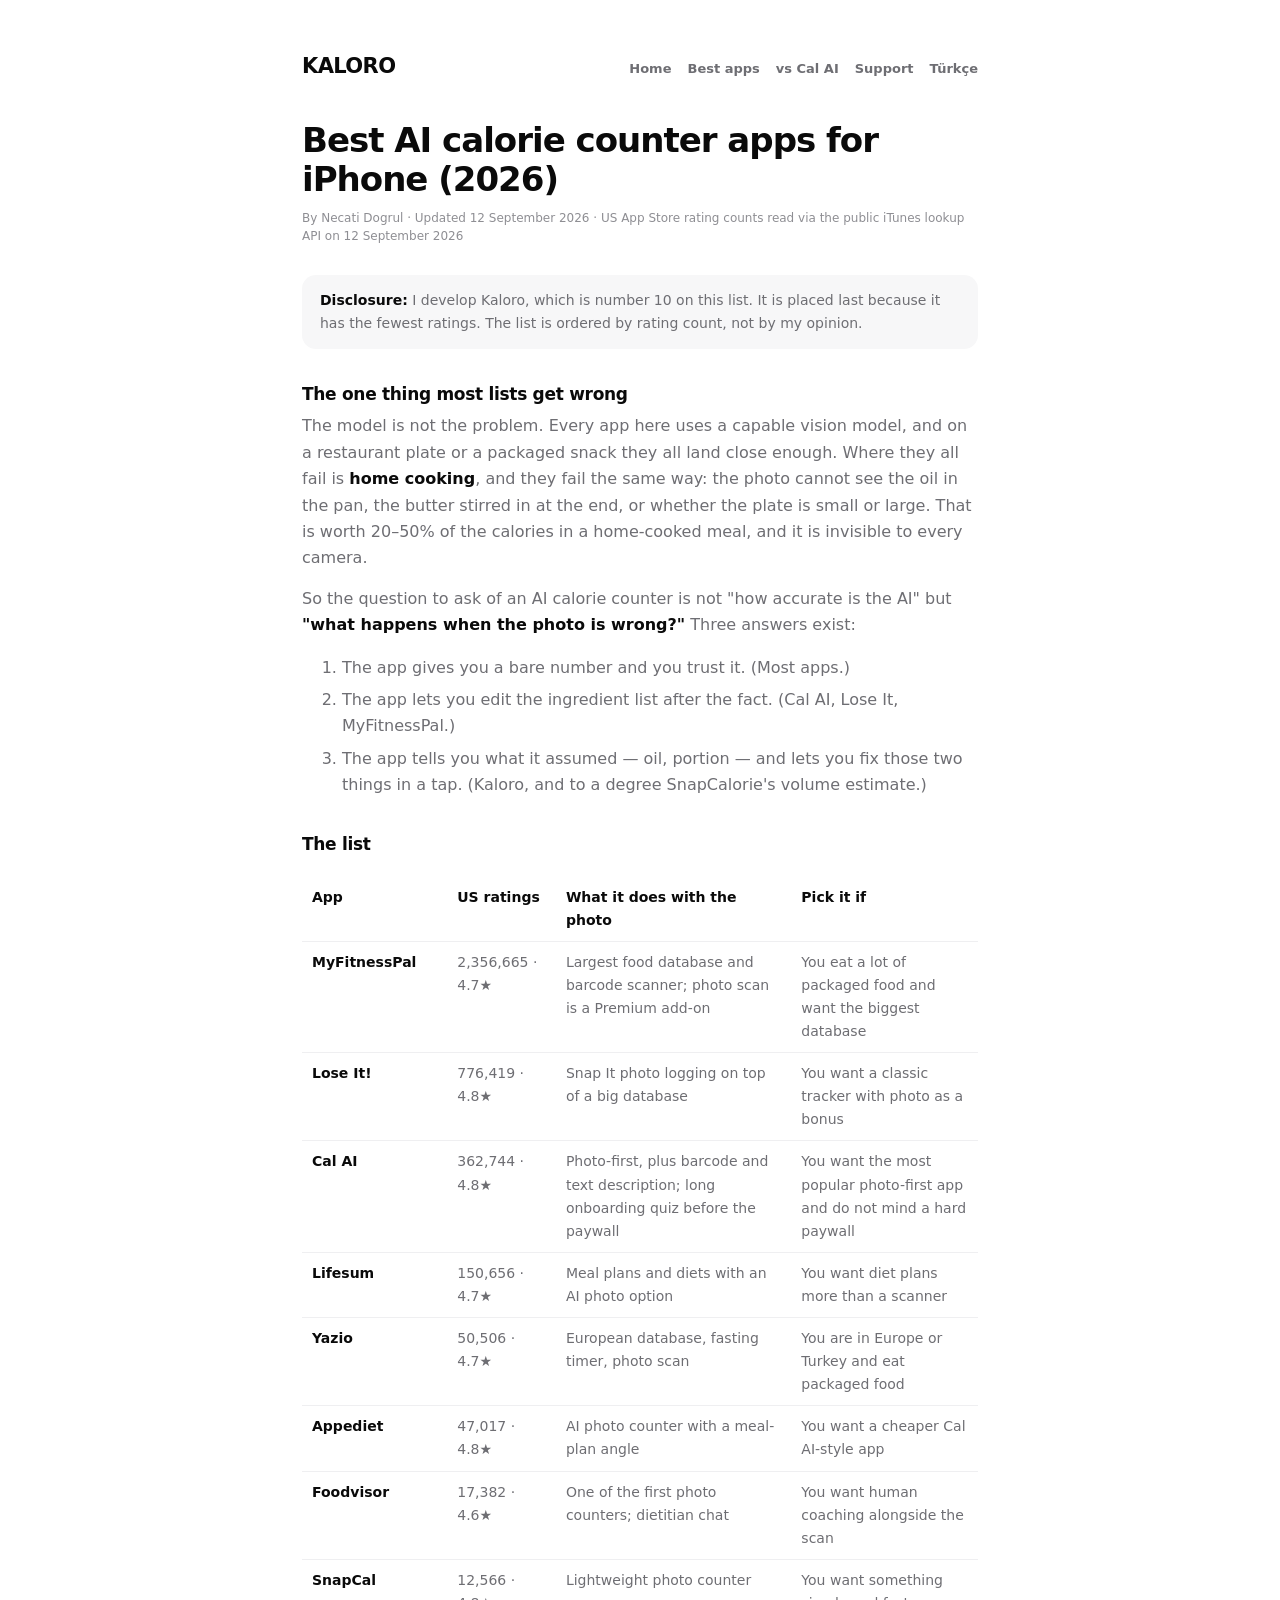
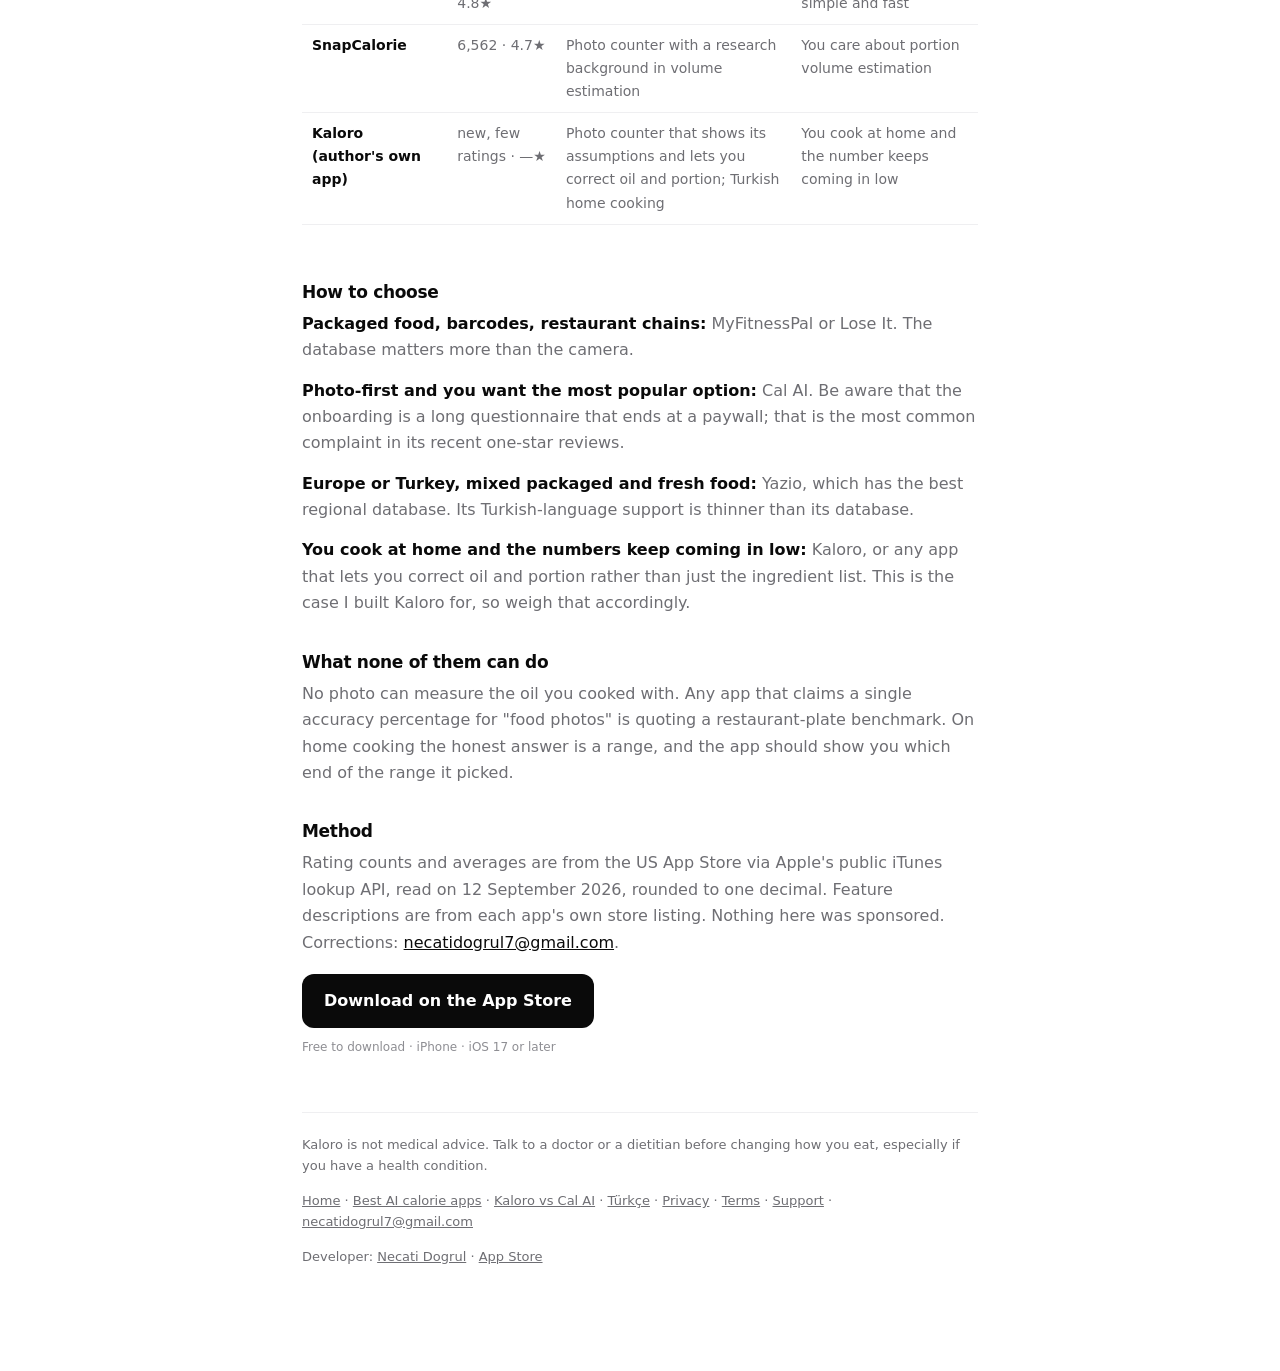
<file: best-ai-calorie-counter-apps.html>
<!doctype html><html lang="en"><head>
<meta charset="utf-8"><meta name="viewport" content="width=device-width,initial-scale=1">
<meta name="apple-itunes-app" content="app-id=6808956115">
<title>Best AI Calorie Counter Apps for iPhone (2026) — Honest Comparison</title>
<meta name="description" content="Ten AI calorie counter apps for iPhone compared by rating count and by what they do when the photo is wrong. By an indie developer, conflict of interest disclosed.">
<link rel="canonical" href="https://necatidogrul.github.io/kaloro-site/best-ai-calorie-counter-apps.html">
<meta property="og:type" content="website">
<meta property="og:site_name" content="Kaloro">
<meta property="og:title" content="Best AI calorie counter apps for iPhone (2026)">
<meta property="og:description" content="Ten photo calorie apps compared honestly, including the author's own app placed last.">
<meta property="og:url" content="https://necatidogrul.github.io/kaloro-site/best-ai-calorie-counter-apps.html">
<meta property="og:image" content="https://necatidogrul.github.io/kaloro-site/og-image.png">
<meta property="og:image:width" content="1200"><meta property="og:image:height" content="630">
<meta property="og:locale" content="en_US">
<meta name="twitter:card" content="summary_large_image">
<meta name="twitter:title" content="Best AI calorie counter apps for iPhone (2026)">
<meta name="twitter:description" content="Ten photo calorie apps compared honestly, including the author's own app placed last.">
<meta name="twitter:image" content="https://necatidogrul.github.io/kaloro-site/og-image.png">
<meta name="theme-color" content="#0B0B0C">
<meta name="author" content="Necati Dogrul">
<script type="application/ld+json">{"@context": "https://schema.org", "@type": "Article", "headline": "Best AI calorie counter apps for iPhone (2026)", "datePublished": "2026-09-12", "dateModified": "2026-09-12", "inLanguage": "en", "author": {"@type": "Person", "name": "Necati Dogrul", "url": "https://necatidogrul.dev"}, "publisher": {"@type": "Person", "name": "Necati Dogrul"}, "mainEntityOfPage": "https://necatidogrul.github.io/kaloro-site/best-ai-calorie-counter-apps.html", "image": "https://necatidogrul.github.io/kaloro-site/og-image.png"}</script>

<link rel="stylesheet" href="style.css"></head><body><div class="wrap">
<header><a class="logo" href="./">KALORO</a><nav><a href="./">Home</a><a href="best-ai-calorie-counter-apps.html">Best apps</a><a href="vs-cal-ai.html">vs Cal AI</a><a href="support.html">Support</a><a href="tr/">Türkçe</a></nav></header>
<h1>Best AI calorie counter apps for iPhone (2026)</h1>
<p class="meta">By Necati Dogrul · Updated 12 September 2026 · US App Store rating counts read via the public iTunes lookup API on 12 September 2026</p>
<div class="disclosure"><p><strong>Disclosure:</strong> I develop Kaloro, which is number 10 on this list. It is placed last because it has the fewest ratings. The list is ordered by rating count, not by my opinion.</p></div>

<h2>The one thing most lists get wrong</h2>
<p>The model is not the problem. Every app here uses a capable vision model, and on a restaurant plate or a packaged snack they all land close enough. Where they all fail is <strong>home cooking</strong>, and they fail the same way: the photo cannot see the oil in the pan, the butter stirred in at the end, or whether the plate is small or large. That is worth 20–50% of the calories in a home-cooked meal, and it is invisible to every camera.</p>
<p>So the question to ask of an AI calorie counter is not "how accurate is the AI" but <strong>"what happens when the photo is wrong?"</strong> Three answers exist:</p>
<ol>
<li>The app gives you a bare number and you trust it. (Most apps.)</li>
<li>The app lets you edit the ingredient list after the fact. (Cal AI, Lose It, MyFitnessPal.)</li>
<li>The app tells you what it assumed — oil, portion — and lets you fix those two things in a tap. (Kaloro, and to a degree SnapCalorie's volume estimate.)</li>
</ol>

<h2>The list</h2>
<div class="tablewrap"><table>
<tr><th>App</th><th>US ratings</th><th>What it does with the photo</th><th>Pick it if</th></tr>
<tr><td><strong>MyFitnessPal</strong></td><td>2,356,665 · 4.7★</td><td>Largest food database and barcode scanner; photo scan is a Premium add-on</td><td>You eat a lot of packaged food and want the biggest database</td></tr><tr><td><strong>Lose It!</strong></td><td>776,419 · 4.8★</td><td>Snap It photo logging on top of a big database</td><td>You want a classic tracker with photo as a bonus</td></tr><tr><td><strong>Cal AI</strong></td><td>362,744 · 4.8★</td><td>Photo-first, plus barcode and text description; long onboarding quiz before the paywall</td><td>You want the most popular photo-first app and do not mind a hard paywall</td></tr><tr><td><strong>Lifesum</strong></td><td>150,656 · 4.7★</td><td>Meal plans and diets with an AI photo option</td><td>You want diet plans more than a scanner</td></tr><tr><td><strong>Yazio</strong></td><td>50,506 · 4.7★</td><td>European database, fasting timer, photo scan</td><td>You are in Europe or Turkey and eat packaged food</td></tr><tr><td><strong>Appediet</strong></td><td>47,017 · 4.8★</td><td>AI photo counter with a meal-plan angle</td><td>You want a cheaper Cal AI-style app</td></tr><tr><td><strong>Foodvisor</strong></td><td>17,382 · 4.6★</td><td>One of the first photo counters; dietitian chat</td><td>You want human coaching alongside the scan</td></tr><tr><td><strong>SnapCal</strong></td><td>12,566 · 4.8★</td><td>Lightweight photo counter</td><td>You want something simple and fast</td></tr><tr><td><strong>SnapCalorie</strong></td><td>6,562 · 4.7★</td><td>Photo counter with a research background in volume estimation</td><td>You care about portion volume estimation</td></tr><tr><td><strong>Kaloro (author's own app)</strong></td><td>new, few ratings · —★</td><td>Photo counter that shows its assumptions and lets you correct oil and portion; Turkish home cooking</td><td>You cook at home and the number keeps coming in low</td></tr>
</table></div>

<h2>How to choose</h2>
<p><strong>Packaged food, barcodes, restaurant chains:</strong> MyFitnessPal or Lose It. The database matters more than the camera.</p>
<p><strong>Photo-first and you want the most popular option:</strong> Cal AI. Be aware that the onboarding is a long questionnaire that ends at a paywall; that is the most common complaint in its recent one-star reviews.</p>
<p><strong>Europe or Turkey, mixed packaged and fresh food:</strong> Yazio, which has the best regional database. Its Turkish-language support is thinner than its database.</p>
<p><strong>You cook at home and the numbers keep coming in low:</strong> Kaloro, or any app that lets you correct oil and portion rather than just the ingredient list. This is the case I built Kaloro for, so weigh that accordingly.</p>

<h2>What none of them can do</h2>
<p>No photo can measure the oil you cooked with. Any app that claims a single accuracy percentage for "food photos" is quoting a restaurant-plate benchmark. On home cooking the honest answer is a range, and the app should show you which end of the range it picked.</p>

<h2>Method</h2>
<p>Rating counts and averages are from the US App Store via Apple's public iTunes lookup API, read on 12 September 2026, rounded to one decimal. Feature descriptions are from each app's own store listing. Nothing here was sponsored. Corrections: <a href="mailto:necatidogrul7@gmail.com">necatidogrul7@gmail.com</a>.</p>

<a class="cta" href="https://apps.apple.com/app/id6808956115">Download on the App&nbsp;Store</a><span class="sub">Free to download · iPhone · iOS 17 or later</span>
<footer><p>Kaloro is not medical advice. Talk to a doctor or a dietitian before changing how you eat, especially if you have a health condition.</p><p><a href="./">Home</a> · <a href="best-ai-calorie-counter-apps.html">Best AI calorie apps</a> · <a href="vs-cal-ai.html">Kaloro vs Cal AI</a> · <a href="tr/">Türkçe</a> · <a href="privacy.html">Privacy</a> · <a href="terms.html">Terms</a> · <a href="support.html">Support</a> · <a href="mailto:necatidogrul7@gmail.com">necatidogrul7@gmail.com</a></p><p>Developer: <a href="https://necatidogrul.dev">Necati Dogrul</a> · <a href="https://apps.apple.com/app/id6808956115">App Store</a></p></footer></div></body></html>
</file>
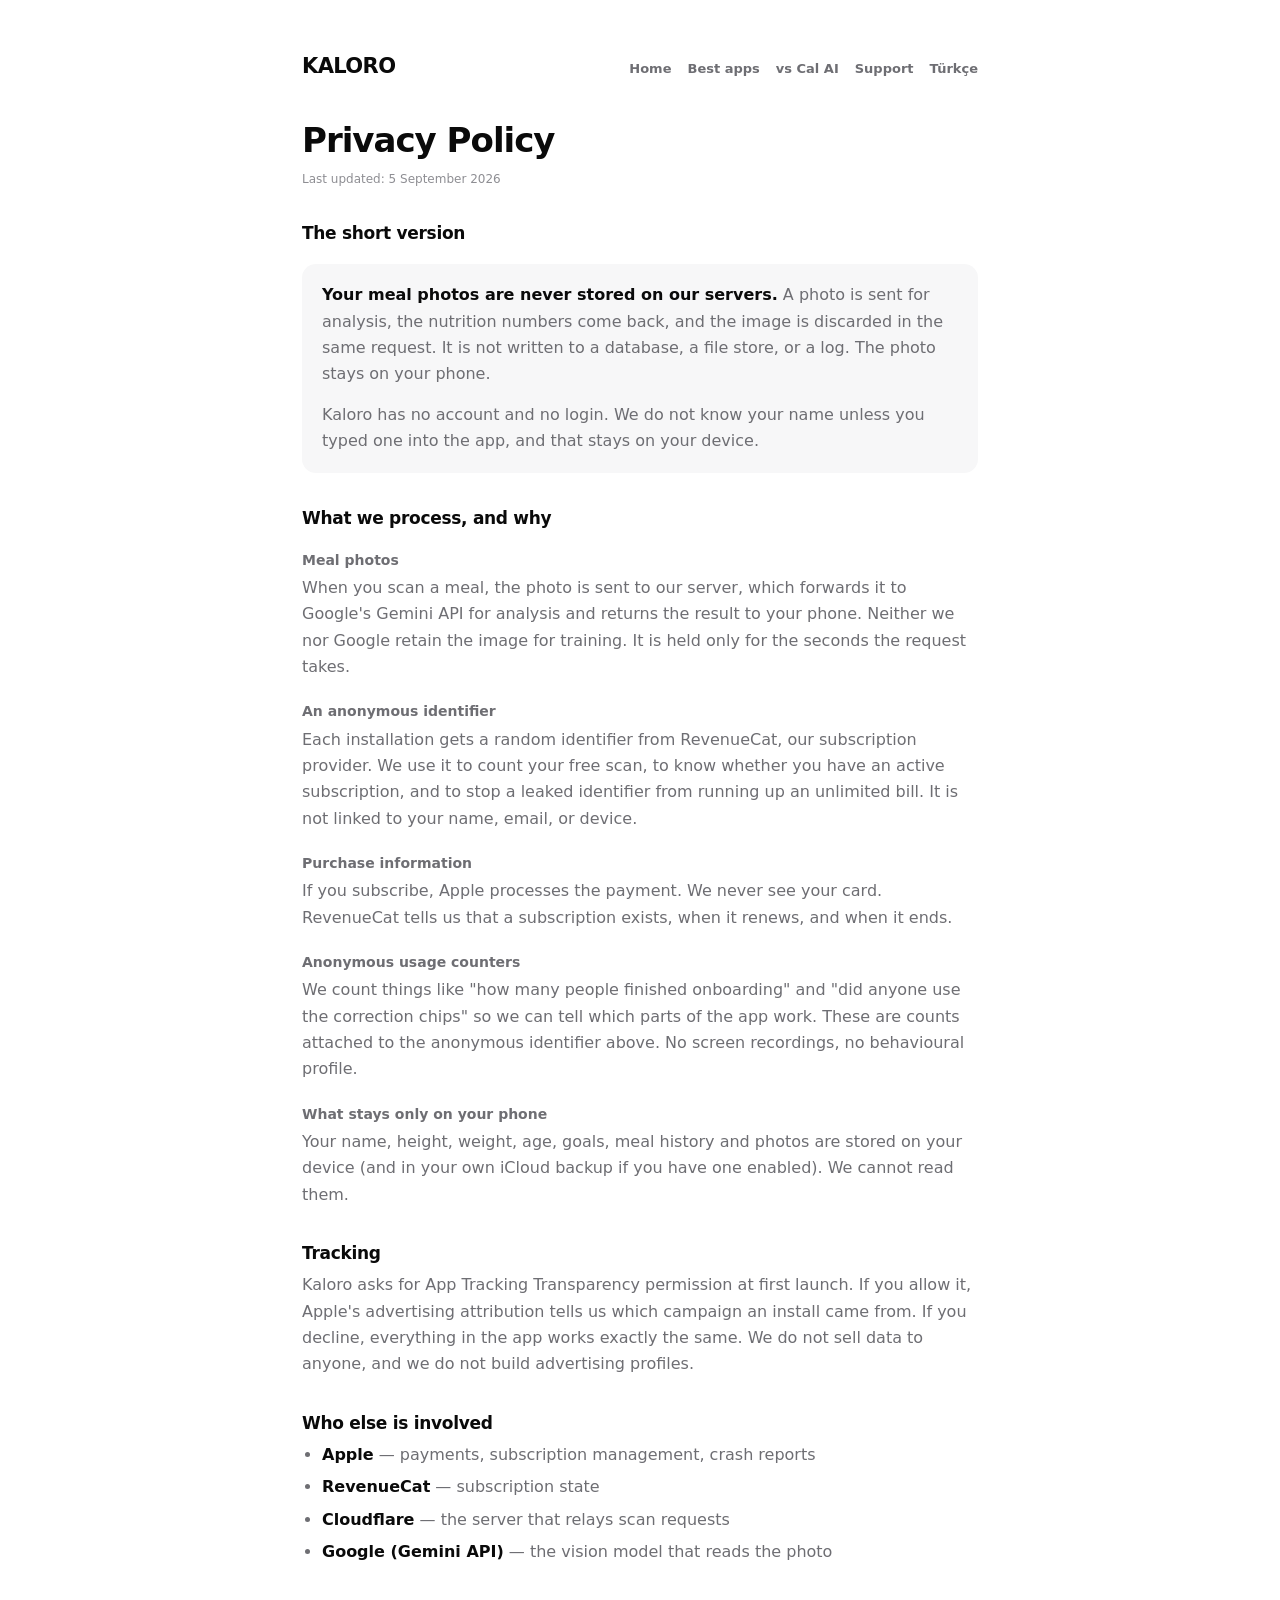
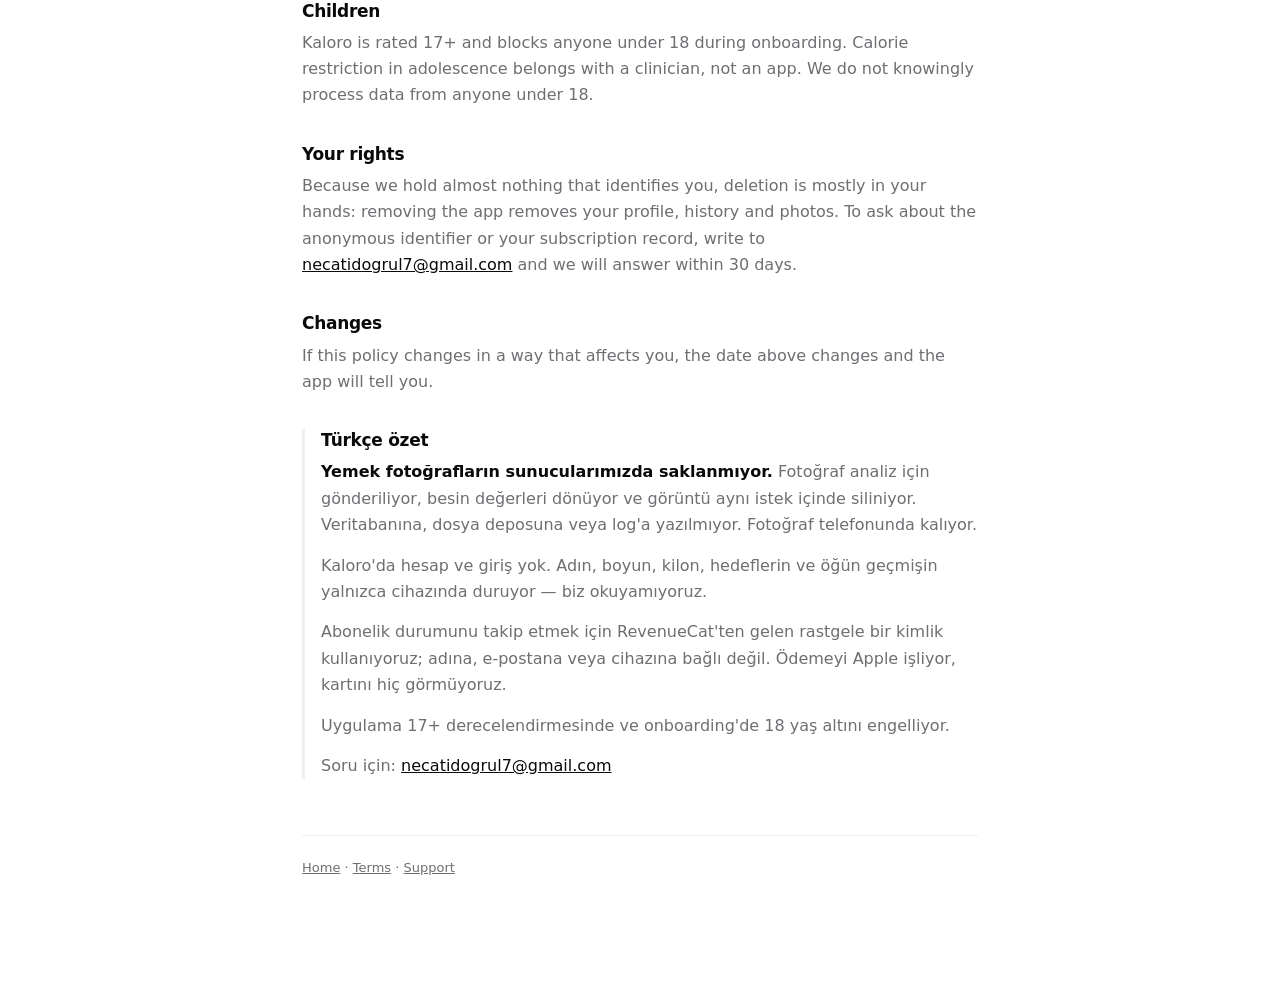
<file: privacy.html>
<!doctype html><html lang="en"><head>
<meta charset="utf-8"><meta name="viewport" content="width=device-width,initial-scale=1">
<meta name="apple-itunes-app" content="app-id=6808956115">
<title>Kaloro Privacy Policy — meal photos are never stored</title>
<meta name="description" content="Kaloro privacy policy: meal photos are analysed and discarded in the same request, never stored. No account, no login. Anonymous RevenueCat identifier. 17+.">
<link rel="canonical" href="https://necatidogrul.github.io/kaloro-site/privacy.html">
<meta property="og:type" content="website">
<meta property="og:site_name" content="Kaloro">
<meta property="og:title" content="Kaloro — Privacy Policy">
<meta property="og:description" content="Kaloro privacy policy: meal photos are analysed and discarded in the same request, never stored. No account, no login. Anonymous RevenueCat identifier. 17+.">
<meta property="og:url" content="https://necatidogrul.github.io/kaloro-site/privacy.html">
<meta property="og:image" content="https://necatidogrul.github.io/kaloro-site/og-image.png">
<meta property="og:image:width" content="1200"><meta property="og:image:height" content="630">
<meta property="og:locale" content="en_US">
<meta name="twitter:card" content="summary_large_image">
<meta name="twitter:title" content="Kaloro — Privacy Policy">
<meta name="twitter:description" content="Kaloro privacy policy: meal photos are analysed and discarded in the same request, never stored. No account, no login. Anonymous RevenueCat identifier. 17+.">
<meta name="twitter:image" content="https://necatidogrul.github.io/kaloro-site/og-image.png">
<meta name="theme-color" content="#0B0B0C">
<meta name="author" content="Necati Dogrul">

<link rel="stylesheet" href="style.css"></head><body><div class="wrap">
<header><a class="logo" href="./">KALORO</a><nav><a href="./">Home</a><a href="best-ai-calorie-counter-apps.html">Best apps</a><a href="vs-cal-ai.html">vs Cal AI</a><a href="support.html">Support</a><a href="tr/">Türkçe</a></nav></header>
<h1>Privacy Policy</h1>
<p class="meta">Last updated: 5 September 2026</p>

<h2>The short version</h2>
<div class="card">
<p><strong>Your meal photos are never stored on our servers.</strong> A photo is sent for analysis, the nutrition numbers come back, and the image is discarded in the same request. It is not written to a database, a file store, or a log. The photo stays on your phone.</p>
<p>Kaloro has no account and no login. We do not know your name unless you typed one into the app, and that stays on your device.</p>
</div>

<h2>What we process, and why</h2>

<h3>Meal photos</h3>
<p>When you scan a meal, the photo is sent to our server, which forwards it to Google's Gemini API for analysis and returns the result to your phone. Neither we nor Google retain the image for training. It is held only for the seconds the request takes.</p>

<h3>An anonymous identifier</h3>
<p>Each installation gets a random identifier from RevenueCat, our subscription provider. We use it to count your free scan, to know whether you have an active subscription, and to stop a leaked identifier from running up an unlimited bill. It is not linked to your name, email, or device.</p>

<h3>Purchase information</h3>
<p>If you subscribe, Apple processes the payment. We never see your card. RevenueCat tells us that a subscription exists, when it renews, and when it ends.</p>

<h3>Anonymous usage counters</h3>
<p>We count things like "how many people finished onboarding" and "did anyone use the correction chips" so we can tell which parts of the app work. These are counts attached to the anonymous identifier above. No screen recordings, no behavioural profile.</p>

<h3>What stays only on your phone</h3>
<p>Your name, height, weight, age, goals, meal history and photos are stored on your device (and in your own iCloud backup if you have one enabled). We cannot read them.</p>

<h2>Tracking</h2>
<p>Kaloro asks for App Tracking Transparency permission at first launch. If you allow it, Apple's advertising attribution tells us which campaign an install came from. If you decline, everything in the app works exactly the same. We do not sell data to anyone, and we do not build advertising profiles.</p>

<h2>Who else is involved</h2>
<ul>
<li><strong>Apple</strong> — payments, subscription management, crash reports</li>
<li><strong>RevenueCat</strong> — subscription state</li>
<li><strong>Cloudflare</strong> — the server that relays scan requests</li>
<li><strong>Google (Gemini API)</strong> — the vision model that reads the photo</li>
</ul>

<h2>Children</h2>
<p>Kaloro is rated 17+ and blocks anyone under 18 during onboarding. Calorie restriction in adolescence belongs with a clinician, not an app. We do not knowingly process data from anyone under 18.</p>

<h2>Your rights</h2>
<p>Because we hold almost nothing that identifies you, deletion is mostly in your hands: removing the app removes your profile, history and photos. To ask about the anonymous identifier or your subscription record, write to <a href="mailto:necatidogrul7@gmail.com">necatidogrul7@gmail.com</a> and we will answer within 30 days.</p>

<h2>Changes</h2>
<p>If this policy changes in a way that affects you, the date above changes and the app will tell you.</p>

<div class="tr">
<h2>Türkçe özet</h2>
<p><strong>Yemek fotoğrafların sunucularımızda saklanmıyor.</strong> Fotoğraf analiz için gönderiliyor, besin değerleri dönüyor ve görüntü aynı istek içinde siliniyor. Veritabanına, dosya deposuna veya log'a yazılmıyor. Fotoğraf telefonunda kalıyor.</p>
<p>Kaloro'da hesap ve giriş yok. Adın, boyun, kilon, hedeflerin ve öğün geçmişin yalnızca cihazında duruyor — biz okuyamıyoruz.</p>
<p>Abonelik durumunu takip etmek için RevenueCat'ten gelen rastgele bir kimlik kullanıyoruz; adına, e-postana veya cihazına bağlı değil. Ödemeyi Apple işliyor, kartını hiç görmüyoruz.</p>
<p>Uygulama 17+ derecelendirmesinde ve onboarding'de 18 yaş altını engelliyor.</p>
<p>Soru için: <a href="mailto:necatidogrul7@gmail.com">necatidogrul7@gmail.com</a></p>
</div>

<footer><p><a href="./">Home</a> · <a href="terms.html">Terms</a> · <a href="support.html">Support</a></p></footer>
</div></body></html>
</file>
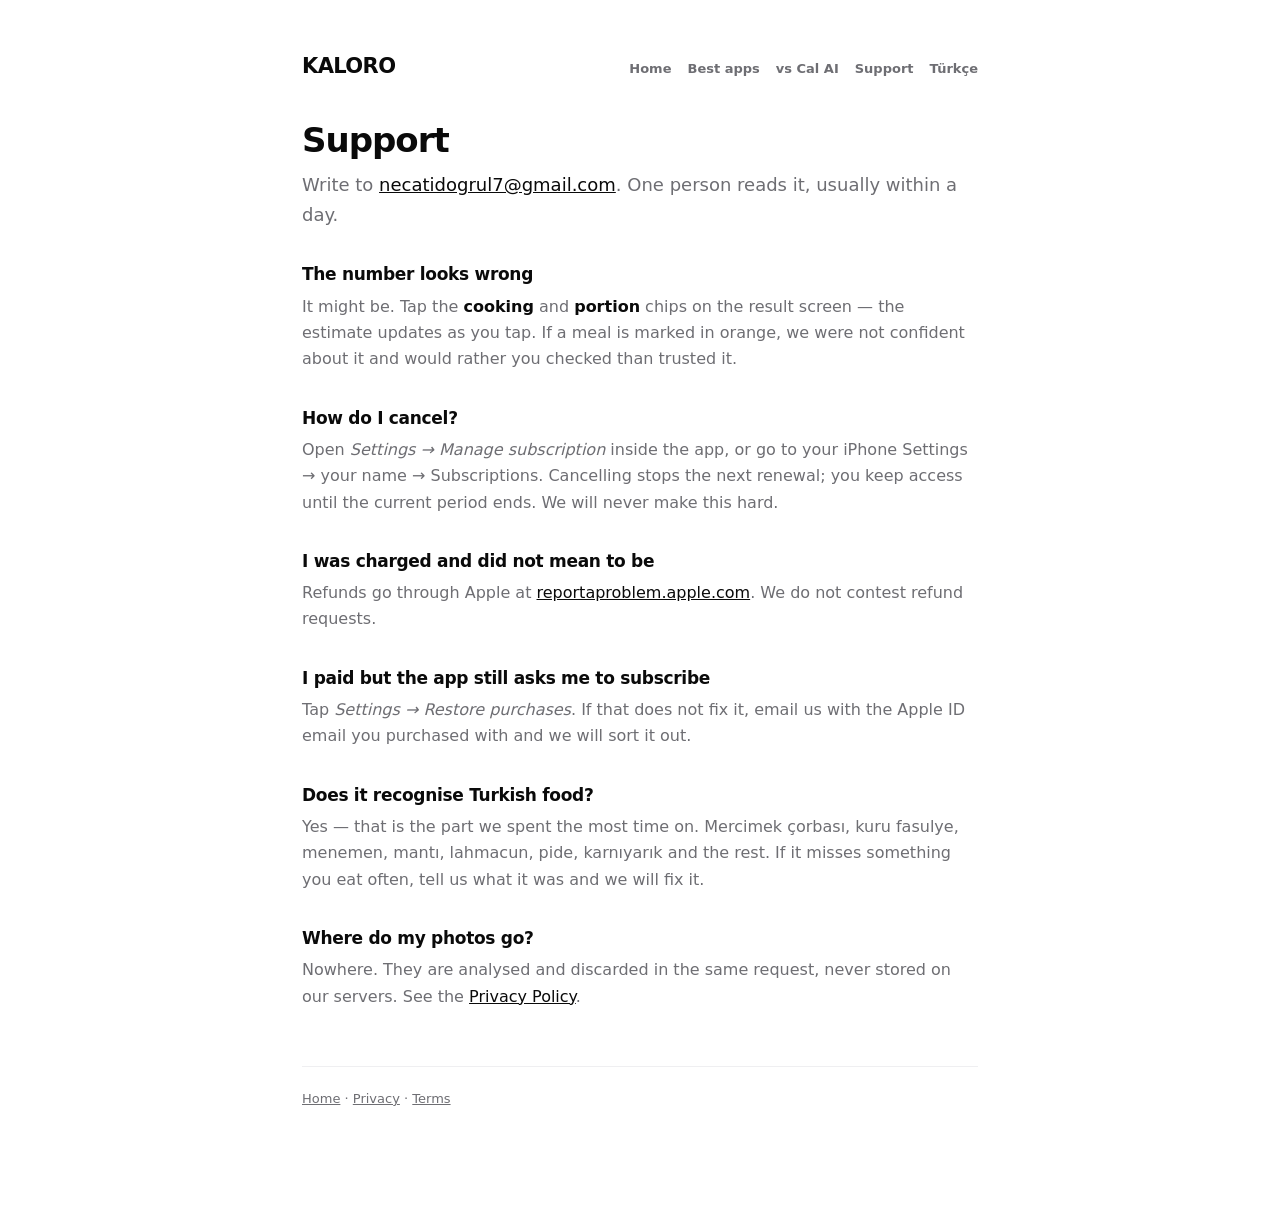
<file: support.html>
<!doctype html><html lang="en"><head>
<meta charset="utf-8"><meta name="viewport" content="width=device-width,initial-scale=1">
<meta name="apple-itunes-app" content="app-id=6808956115">
<title>Kaloro Support — wrong numbers, cancelling, refunds, restore purchases</title>
<meta name="description" content="Kaloro support: what to do when an estimate looks wrong, cancelling, refunds through Apple, restoring purchases, Turkish food recognition, where photos go.">
<link rel="canonical" href="https://necatidogrul.github.io/kaloro-site/support.html">
<meta property="og:type" content="website">
<meta property="og:site_name" content="Kaloro">
<meta property="og:title" content="Kaloro — Support">
<meta property="og:description" content="Kaloro support: what to do when an estimate looks wrong, cancelling, refunds through Apple, restoring purchases, Turkish food recognition, where photos go.">
<meta property="og:url" content="https://necatidogrul.github.io/kaloro-site/support.html">
<meta property="og:image" content="https://necatidogrul.github.io/kaloro-site/og-image.png">
<meta property="og:image:width" content="1200"><meta property="og:image:height" content="630">
<meta property="og:locale" content="en_US">
<meta name="twitter:card" content="summary_large_image">
<meta name="twitter:title" content="Kaloro — Support">
<meta name="twitter:description" content="Kaloro support: what to do when an estimate looks wrong, cancelling, refunds through Apple, restoring purchases, Turkish food recognition, where photos go.">
<meta name="twitter:image" content="https://necatidogrul.github.io/kaloro-site/og-image.png">
<meta name="theme-color" content="#0B0B0C">
<meta name="author" content="Necati Dogrul">

<link rel="stylesheet" href="style.css"></head><body><div class="wrap">
<header><a class="logo" href="./">KALORO</a><nav><a href="./">Home</a><a href="best-ai-calorie-counter-apps.html">Best apps</a><a href="vs-cal-ai.html">vs Cal AI</a><a href="support.html">Support</a><a href="tr/">Türkçe</a></nav></header>
<h1>Support</h1>
<p class="lede">Write to <a href="mailto:necatidogrul7@gmail.com">necatidogrul7@gmail.com</a>. One person reads it, usually within a day.</p>

<h2>The number looks wrong</h2>
<p>It might be. Tap the <strong>cooking</strong> and <strong>portion</strong> chips on the result screen — the estimate updates as you tap. If a meal is marked in orange, we were not confident about it and would rather you checked than trusted it.</p>

<h2>How do I cancel?</h2>
<p>Open <em>Settings → Manage subscription</em> inside the app, or go to your iPhone Settings → your name → Subscriptions. Cancelling stops the next renewal; you keep access until the current period ends. We will never make this hard.</p>

<h2>I was charged and did not mean to be</h2>
<p>Refunds go through Apple at <a href="https://reportaproblem.apple.com">reportaproblem.apple.com</a>. We do not contest refund requests.</p>

<h2>I paid but the app still asks me to subscribe</h2>
<p>Tap <em>Settings → Restore purchases</em>. If that does not fix it, email us with the Apple ID email you purchased with and we will sort it out.</p>

<h2>Does it recognise Turkish food?</h2>
<p>Yes — that is the part we spent the most time on. Mercimek çorbası, kuru fasulye, menemen, mantı, lahmacun, pide, karnıyarık and the rest. If it misses something you eat often, tell us what it was and we will fix it.</p>

<h2>Where do my photos go?</h2>
<p>Nowhere. They are analysed and discarded in the same request, never stored on our servers. See the <a href="privacy.html">Privacy Policy</a>.</p>

<footer><p><a href="./">Home</a> · <a href="privacy.html">Privacy</a> · <a href="terms.html">Terms</a></p></footer>
</div></body></html>
</file>
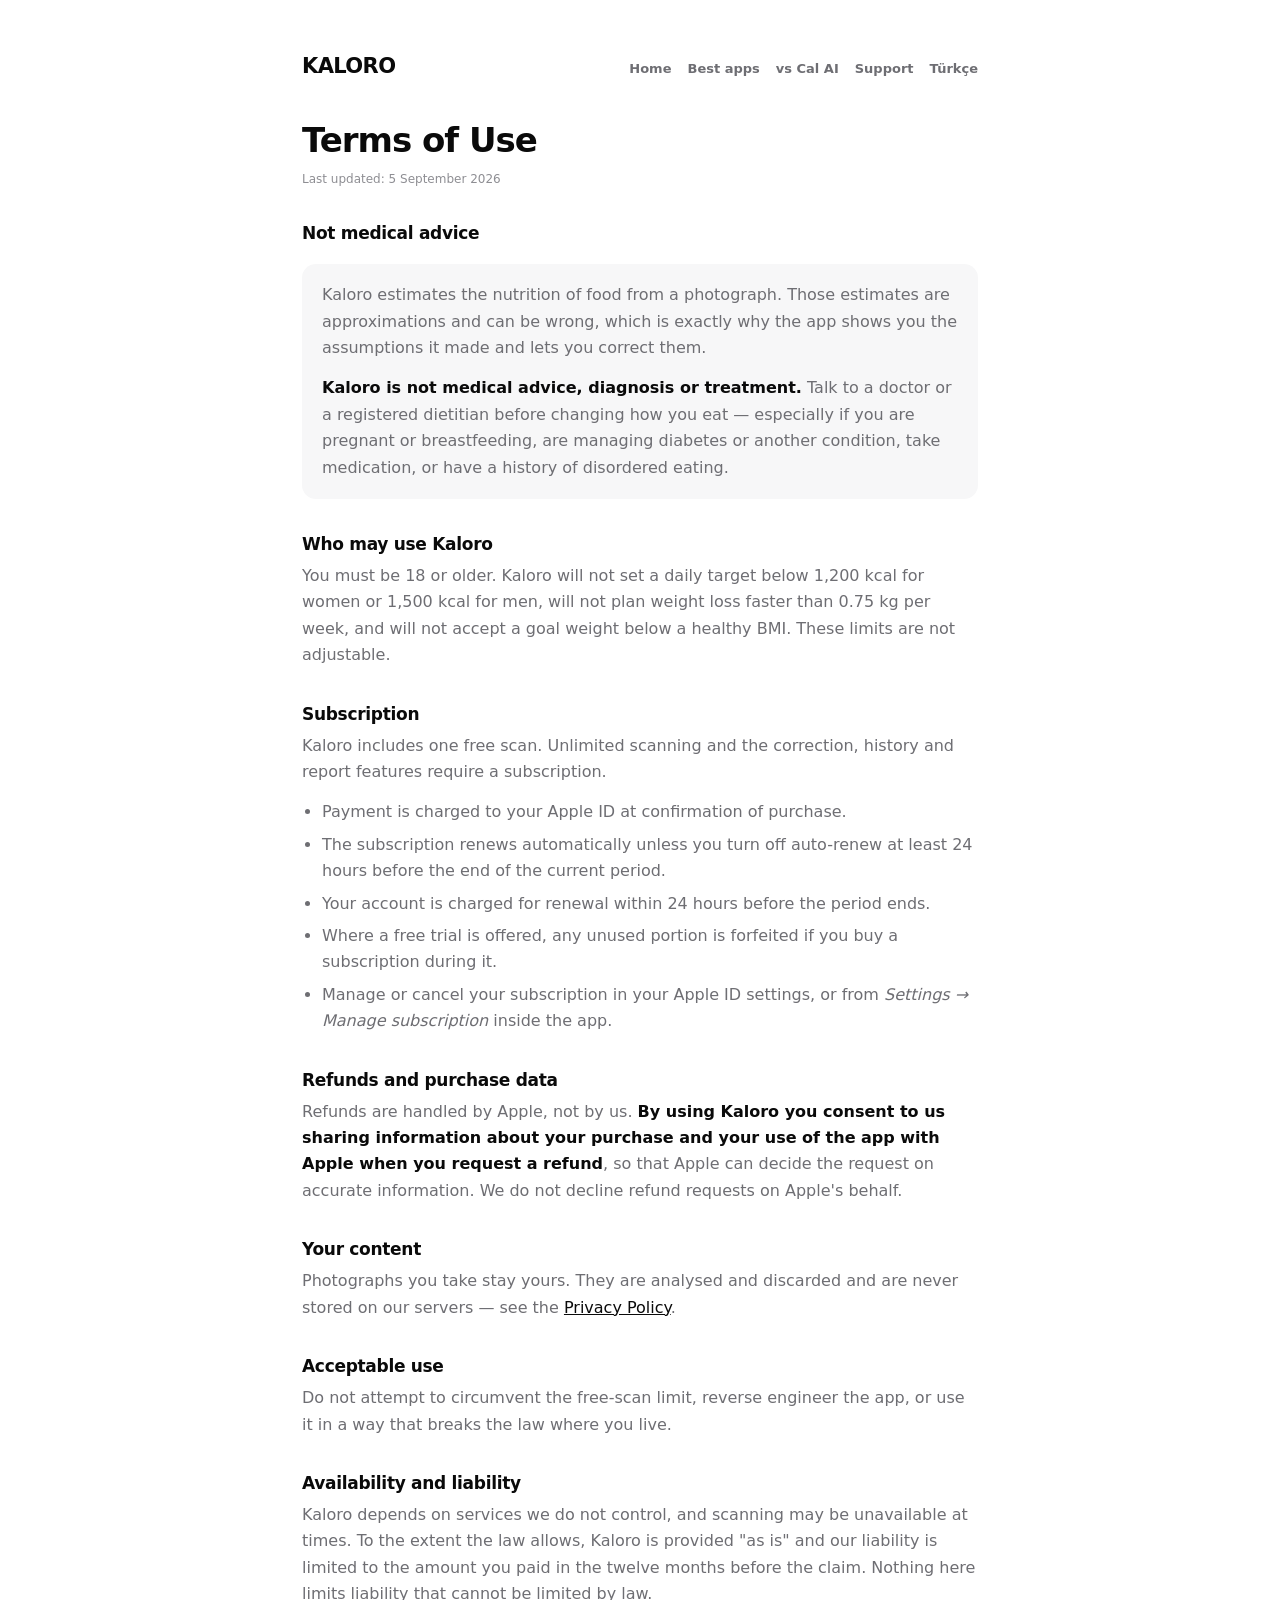
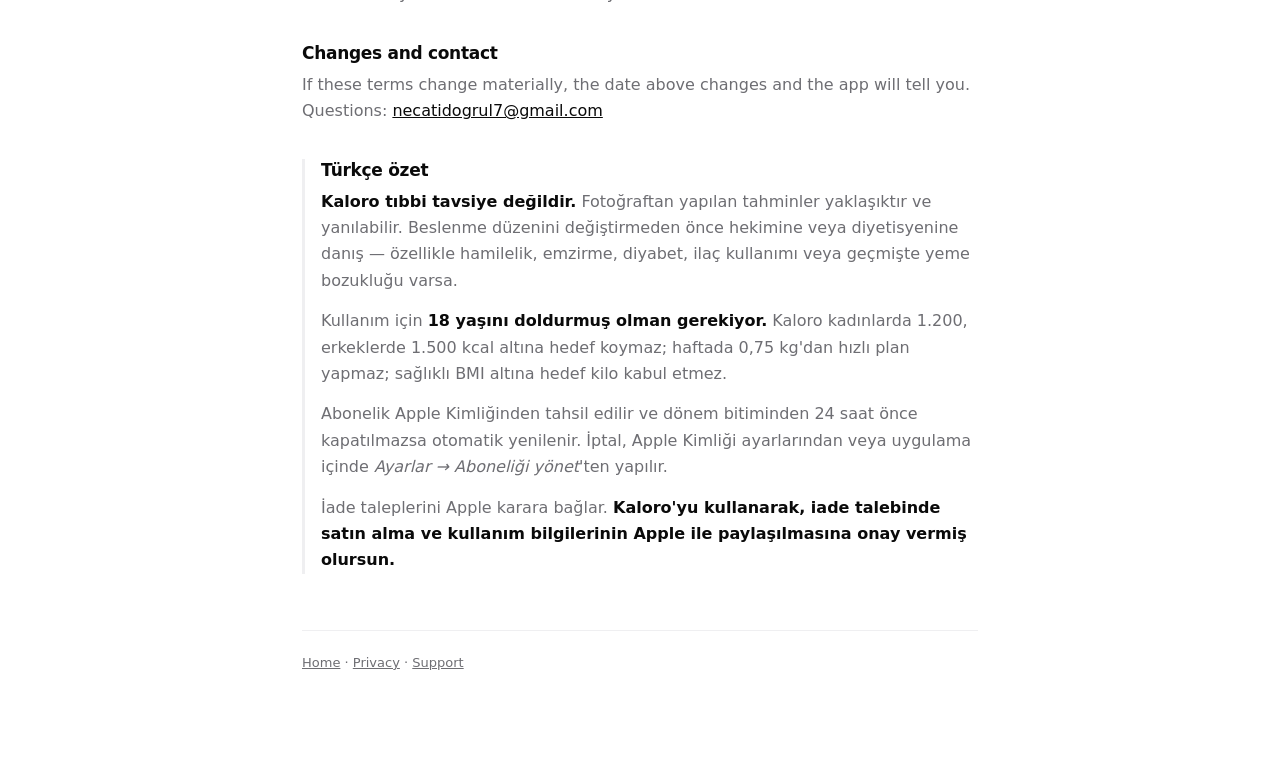
<file: terms.html>
<!doctype html><html lang="en"><head>
<meta charset="utf-8"><meta name="viewport" content="width=device-width,initial-scale=1">
<meta name="apple-itunes-app" content="app-id=6808956115">
<title>Kaloro Terms of Use — not medical advice, 18+, subscription terms</title>
<meta name="description" content="Kaloro terms of use: not medical advice, 18 or older, 1,200/1,500 kcal floors, auto-renewing weekly or yearly subscription via Apple, refunds handled by Apple.">
<link rel="canonical" href="https://necatidogrul.github.io/kaloro-site/terms.html">
<meta property="og:type" content="website">
<meta property="og:site_name" content="Kaloro">
<meta property="og:title" content="Kaloro — Terms of Use">
<meta property="og:description" content="Kaloro terms of use: not medical advice, 18 or older, 1,200/1,500 kcal floors, auto-renewing weekly or yearly subscription via Apple, refunds handled by Apple.">
<meta property="og:url" content="https://necatidogrul.github.io/kaloro-site/terms.html">
<meta property="og:image" content="https://necatidogrul.github.io/kaloro-site/og-image.png">
<meta property="og:image:width" content="1200"><meta property="og:image:height" content="630">
<meta property="og:locale" content="en_US">
<meta name="twitter:card" content="summary_large_image">
<meta name="twitter:title" content="Kaloro — Terms of Use">
<meta name="twitter:description" content="Kaloro terms of use: not medical advice, 18 or older, 1,200/1,500 kcal floors, auto-renewing weekly or yearly subscription via Apple, refunds handled by Apple.">
<meta name="twitter:image" content="https://necatidogrul.github.io/kaloro-site/og-image.png">
<meta name="theme-color" content="#0B0B0C">
<meta name="author" content="Necati Dogrul">

<link rel="stylesheet" href="style.css"></head><body><div class="wrap">
<header><a class="logo" href="./">KALORO</a><nav><a href="./">Home</a><a href="best-ai-calorie-counter-apps.html">Best apps</a><a href="vs-cal-ai.html">vs Cal AI</a><a href="support.html">Support</a><a href="tr/">Türkçe</a></nav></header>
<h1>Terms of Use</h1>
<p class="meta">Last updated: 5 September 2026</p>

<h2>Not medical advice</h2>
<div class="card">
<p>Kaloro estimates the nutrition of food from a photograph. Those estimates are approximations and can be wrong, which is exactly why the app shows you the assumptions it made and lets you correct them.</p>
<p><strong>Kaloro is not medical advice, diagnosis or treatment.</strong> Talk to a doctor or a registered dietitian before changing how you eat — especially if you are pregnant or breastfeeding, are managing diabetes or another condition, take medication, or have a history of disordered eating.</p>
</div>

<h2>Who may use Kaloro</h2>
<p>You must be 18 or older. Kaloro will not set a daily target below 1,200 kcal for women or 1,500 kcal for men, will not plan weight loss faster than 0.75 kg per week, and will not accept a goal weight below a healthy BMI. These limits are not adjustable.</p>

<h2>Subscription</h2>
<p>Kaloro includes one free scan. Unlimited scanning and the correction, history and report features require a subscription.</p>
<ul>
<li>Payment is charged to your Apple ID at confirmation of purchase.</li>
<li>The subscription renews automatically unless you turn off auto-renew at least 24 hours before the end of the current period.</li>
<li>Your account is charged for renewal within 24 hours before the period ends.</li>
<li>Where a free trial is offered, any unused portion is forfeited if you buy a subscription during it.</li>
<li>Manage or cancel your subscription in your Apple ID settings, or from <em>Settings → Manage subscription</em> inside the app.</li>
</ul>

<h2>Refunds and purchase data</h2>
<p>Refunds are handled by Apple, not by us. <strong>By using Kaloro you consent to us sharing information about your purchase and your use of the app with Apple when you request a refund</strong>, so that Apple can decide the request on accurate information. We do not decline refund requests on Apple's behalf.</p>

<h2>Your content</h2>
<p>Photographs you take stay yours. They are analysed and discarded and are never stored on our servers — see the <a href="privacy.html">Privacy Policy</a>.</p>

<h2>Acceptable use</h2>
<p>Do not attempt to circumvent the free-scan limit, reverse engineer the app, or use it in a way that breaks the law where you live.</p>

<h2>Availability and liability</h2>
<p>Kaloro depends on services we do not control, and scanning may be unavailable at times. To the extent the law allows, Kaloro is provided "as is" and our liability is limited to the amount you paid in the twelve months before the claim. Nothing here limits liability that cannot be limited by law.</p>

<h2>Changes and contact</h2>
<p>If these terms change materially, the date above changes and the app will tell you. Questions: <a href="mailto:necatidogrul7@gmail.com">necatidogrul7@gmail.com</a></p>

<div class="tr">
<h2>Türkçe özet</h2>
<p><strong>Kaloro tıbbi tavsiye değildir.</strong> Fotoğraftan yapılan tahminler yaklaşıktır ve yanılabilir. Beslenme düzenini değiştirmeden önce hekimine veya diyetisyenine danış — özellikle hamilelik, emzirme, diyabet, ilaç kullanımı veya geçmişte yeme bozukluğu varsa.</p>
<p>Kullanım için <strong>18 yaşını doldurmuş olman gerekiyor.</strong> Kaloro kadınlarda 1.200, erkeklerde 1.500 kcal altına hedef koymaz; haftada 0,75 kg'dan hızlı plan yapmaz; sağlıklı BMI altına hedef kilo kabul etmez.</p>
<p>Abonelik Apple Kimliğinden tahsil edilir ve dönem bitiminden 24 saat önce kapatılmazsa otomatik yenilenir. İptal, Apple Kimliği ayarlarından veya uygulama içinde <em>Ayarlar → Aboneliği yönet</em>'ten yapılır.</p>
<p>İade taleplerini Apple karara bağlar. <strong>Kaloro'yu kullanarak, iade talebinde satın alma ve kullanım bilgilerinin Apple ile paylaşılmasına onay vermiş olursun.</strong></p>
</div>

<footer><p><a href="./">Home</a> · <a href="privacy.html">Privacy</a> · <a href="support.html">Support</a></p></footer>
</div></body></html>
</file>
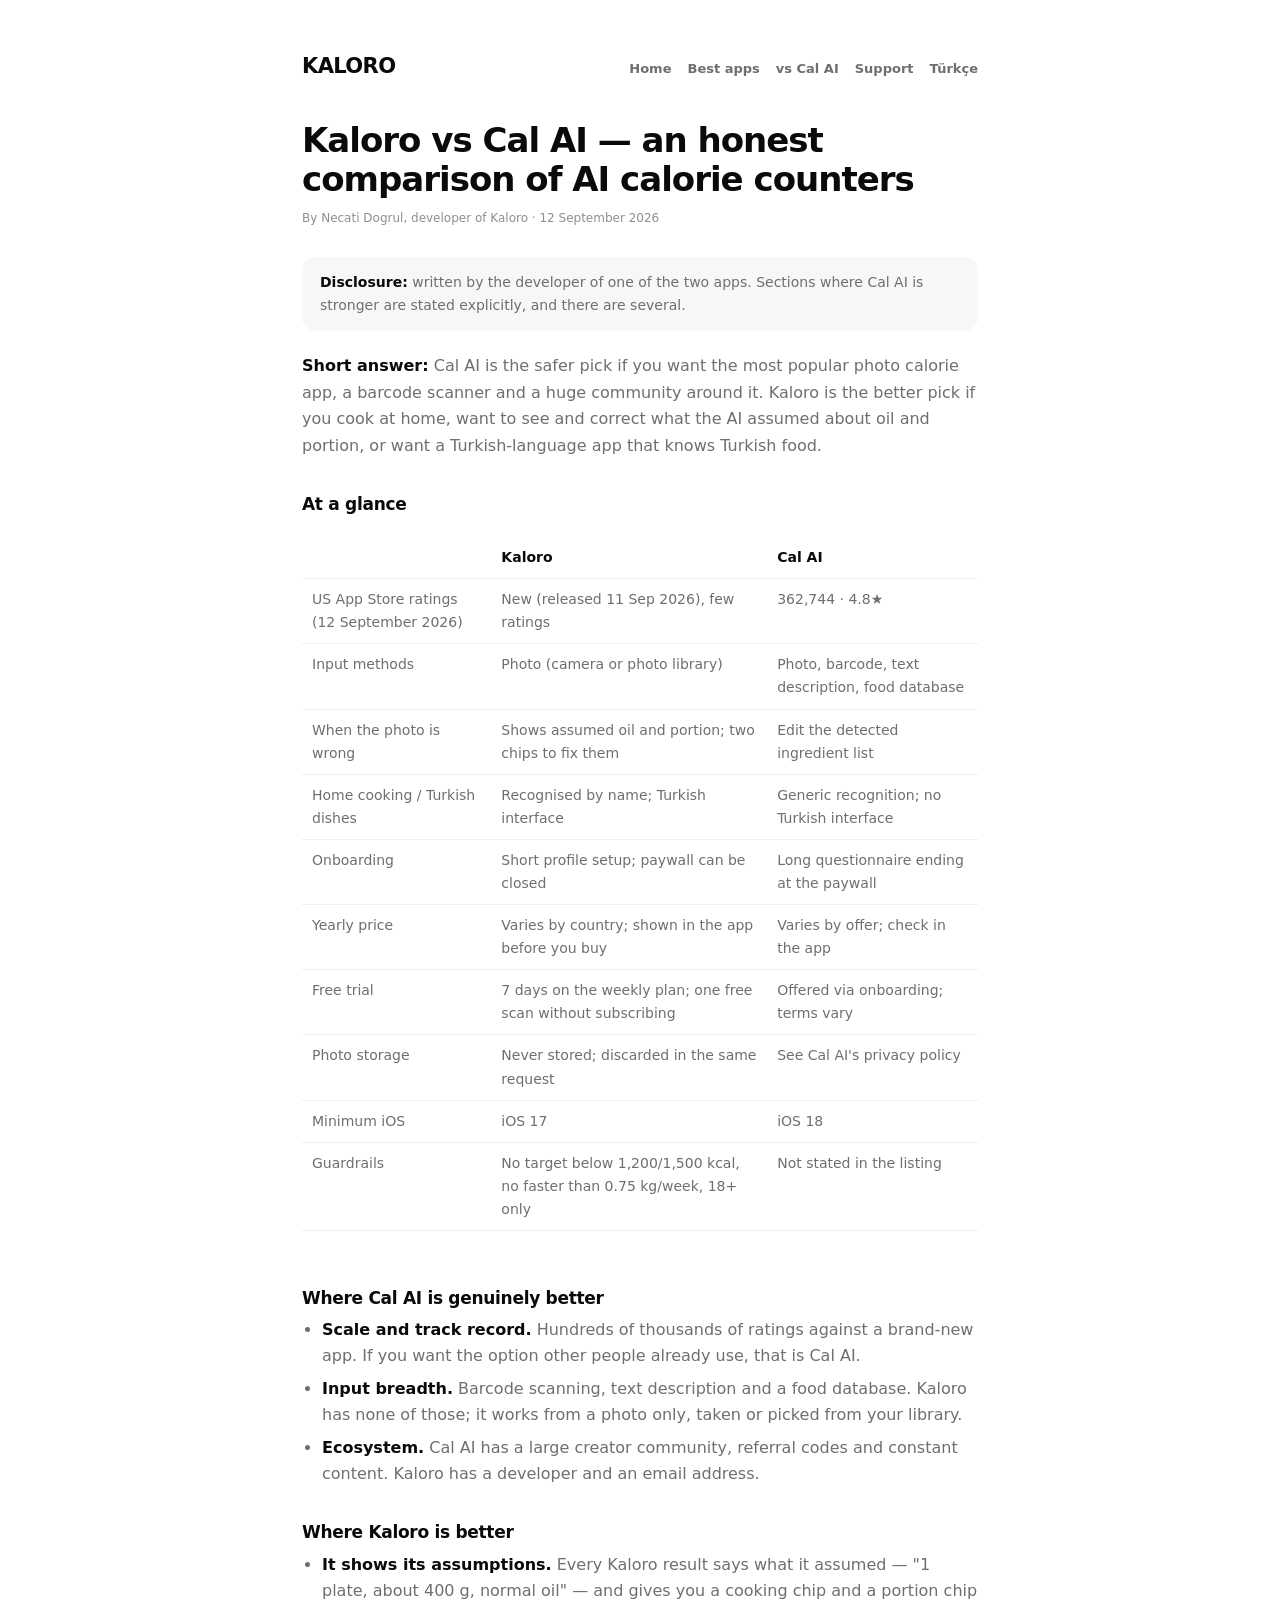
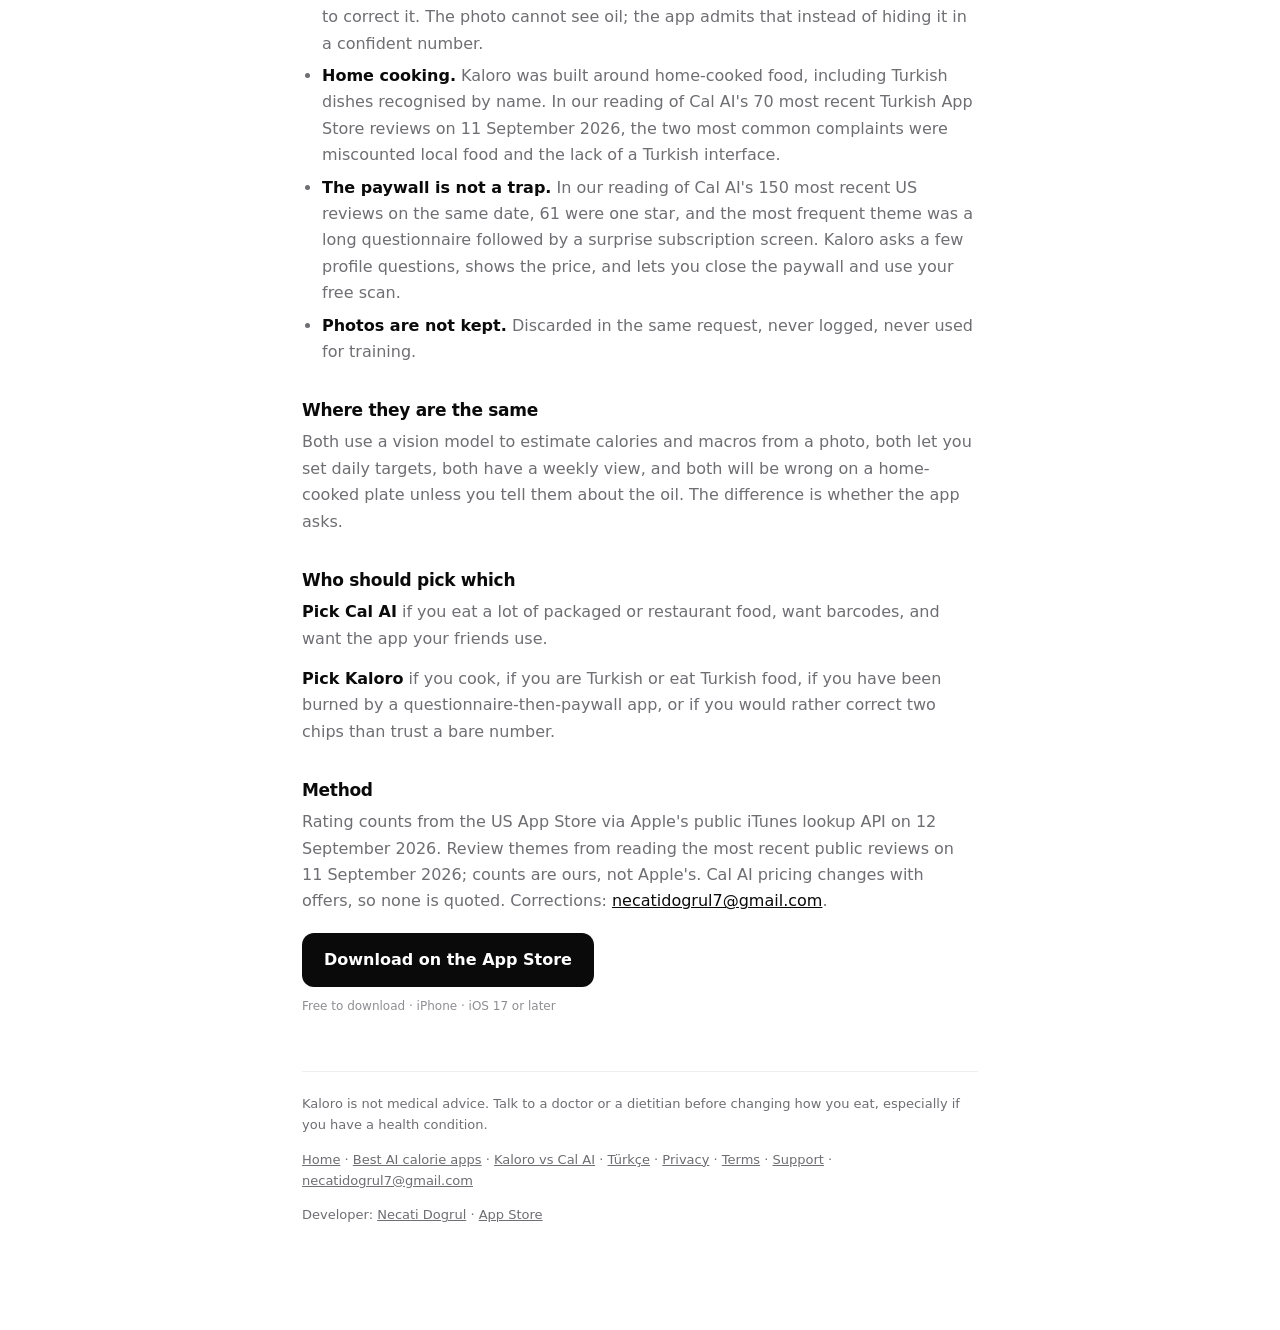
<file: vs-cal-ai.html>
<!doctype html><html lang="en"><head>
<meta charset="utf-8"><meta name="viewport" content="width=device-width,initial-scale=1">
<meta name="apple-itunes-app" content="app-id=6808956115">
<title>Kaloro vs Cal AI — Honest Comparison of AI Calorie Counter Apps (2026)</title>
<meta name="description" content="Kaloro vs Cal AI side by side: ratings, inputs, what happens when the photo is wrong, onboarding, price, photo storage. Where Cal AI is better is stated plainly.">
<link rel="canonical" href="https://necatidogrul.github.io/kaloro-site/vs-cal-ai.html">
<meta property="og:type" content="website">
<meta property="og:site_name" content="Kaloro">
<meta property="og:title" content="Kaloro vs Cal AI">
<meta property="og:description" content="Side-by-side comparison of two AI calorie counters, written by one of the developers with the conflict disclosed.">
<meta property="og:url" content="https://necatidogrul.github.io/kaloro-site/vs-cal-ai.html">
<meta property="og:image" content="https://necatidogrul.github.io/kaloro-site/og-image.png">
<meta property="og:image:width" content="1200"><meta property="og:image:height" content="630">
<meta property="og:locale" content="en_US">
<meta name="twitter:card" content="summary_large_image">
<meta name="twitter:title" content="Kaloro vs Cal AI">
<meta name="twitter:description" content="Side-by-side comparison of two AI calorie counters, written by one of the developers with the conflict disclosed.">
<meta name="twitter:image" content="https://necatidogrul.github.io/kaloro-site/og-image.png">
<meta name="theme-color" content="#0B0B0C">
<meta name="author" content="Necati Dogrul">
<script type="application/ld+json">{"@context": "https://schema.org", "@type": "Article", "headline": "Kaloro vs Cal AI — an honest comparison of AI calorie counters", "datePublished": "2026-09-12", "dateModified": "2026-09-28", "inLanguage": "en", "author": {"@type": "Person", "name": "Necati Dogrul", "url": "https://necatidogrul.dev"}, "publisher": {"@type": "Person", "name": "Necati Dogrul"}, "mainEntityOfPage": "https://necatidogrul.github.io/kaloro-site/vs-cal-ai.html", "image": "https://necatidogrul.github.io/kaloro-site/og-image.png"}</script>

<link rel="stylesheet" href="style.css"></head><body><div class="wrap">
<header><a class="logo" href="./">KALORO</a><nav><a href="./">Home</a><a href="best-ai-calorie-counter-apps.html">Best apps</a><a href="vs-cal-ai.html">vs Cal AI</a><a href="support.html">Support</a><a href="tr/">Türkçe</a></nav></header>
<h1>Kaloro vs Cal AI — an honest comparison of AI calorie counters</h1>
<p class="meta">By Necati Dogrul, developer of Kaloro · 12 September 2026</p>
<div class="disclosure"><p><strong>Disclosure:</strong> written by the developer of one of the two apps. Sections where Cal AI is stronger are stated explicitly, and there are several.</p></div>

<p><strong>Short answer:</strong> Cal AI is the safer pick if you want the most popular photo calorie app, a barcode scanner and a huge community around it. Kaloro is the better pick if you cook at home, want to see and correct what the AI assumed about oil and portion, or want a Turkish-language app that knows Turkish food.</p>

<h2>At a glance</h2>
<div class="tablewrap"><table>
<tr><th></th><th>Kaloro</th><th>Cal AI</th></tr>
<tr><td>US App Store ratings (12 September 2026)</td><td>New (released 11 Sep 2026), few ratings</td><td>362,744 · 4.8★</td></tr>
<tr><td>Input methods</td><td>Photo (camera or photo library)</td><td>Photo, barcode, text description, food database</td></tr>
<tr><td>When the photo is wrong</td><td>Shows assumed oil and portion; two chips to fix them</td><td>Edit the detected ingredient list</td></tr>
<tr><td>Home cooking / Turkish dishes</td><td>Recognised by name; Turkish interface</td><td>Generic recognition; no Turkish interface</td></tr>
<tr><td>Onboarding</td><td>Short profile setup; paywall can be closed</td><td>Long questionnaire ending at the paywall</td></tr>
<tr><td>Yearly price</td><td>Varies by country; shown in the app before you buy</td><td>Varies by offer; check in the app</td></tr>
<tr><td>Free trial</td><td>7 days on the weekly plan; one free scan without subscribing</td><td>Offered via onboarding; terms vary</td></tr>
<tr><td>Photo storage</td><td>Never stored; discarded in the same request</td><td>See Cal AI's privacy policy</td></tr>
<tr><td>Minimum iOS</td><td>iOS 17</td><td>iOS 18</td></tr>
<tr><td>Guardrails</td><td>No target below 1,200/1,500 kcal, no faster than 0.75 kg/week, 18+ only</td><td>Not stated in the listing</td></tr>
</table></div>

<h2>Where Cal AI is genuinely better</h2>
<ul>
<li><strong>Scale and track record.</strong> Hundreds of thousands of ratings against a brand-new app. If you want the option other people already use, that is Cal AI.</li>
<li><strong>Input breadth.</strong> Barcode scanning, text description and a food database. Kaloro has none of those; it works from a photo only, taken or picked from your library.</li>
<li><strong>Ecosystem.</strong> Cal AI has a large creator community, referral codes and constant content. Kaloro has a developer and an email address.</li>
</ul>

<h2>Where Kaloro is better</h2>
<ul>
<li><strong>It shows its assumptions.</strong> Every Kaloro result says what it assumed — "1 plate, about 400 g, normal oil" — and gives you a cooking chip and a portion chip to correct it. The photo cannot see oil; the app admits that instead of hiding it in a confident number.</li>
<li><strong>Home cooking.</strong> Kaloro was built around home-cooked food, including Turkish dishes recognised by name. In our reading of Cal AI's 70 most recent Turkish App Store reviews on 11 September 2026, the two most common complaints were miscounted local food and the lack of a Turkish interface.</li>
<li><strong>The paywall is not a trap.</strong> In our reading of Cal AI's 150 most recent US reviews on the same date, 61 were one star, and the most frequent theme was a long questionnaire followed by a surprise subscription screen. Kaloro asks a few profile questions, shows the price, and lets you close the paywall and use your free scan.</li>
<li><strong>Photos are not kept.</strong> Discarded in the same request, never logged, never used for training.</li>
</ul>

<h2>Where they are the same</h2>
<p>Both use a vision model to estimate calories and macros from a photo, both let you set daily targets, both have a weekly view, and both will be wrong on a home-cooked plate unless you tell them about the oil. The difference is whether the app asks.</p>

<h2>Who should pick which</h2>
<p><strong>Pick Cal AI</strong> if you eat a lot of packaged or restaurant food, want barcodes, and want the app your friends use.</p>
<p><strong>Pick Kaloro</strong> if you cook, if you are Turkish or eat Turkish food, if you have been burned by a questionnaire-then-paywall app, or if you would rather correct two chips than trust a bare number.</p>

<h2>Method</h2>
<p>Rating counts from the US App Store via Apple's public iTunes lookup API on 12 September 2026. Review themes from reading the most recent public reviews on 11 September 2026; counts are ours, not Apple's. Cal AI pricing changes with offers, so none is quoted. Corrections: <a href="mailto:necatidogrul7@gmail.com">necatidogrul7@gmail.com</a>.</p>

<a class="cta" href="https://apps.apple.com/app/id6808956115">Download on the App&nbsp;Store</a><span class="sub">Free to download · iPhone · iOS 17 or later</span>
<footer><p>Kaloro is not medical advice. Talk to a doctor or a dietitian before changing how you eat, especially if you have a health condition.</p><p><a href="./">Home</a> · <a href="best-ai-calorie-counter-apps.html">Best AI calorie apps</a> · <a href="vs-cal-ai.html">Kaloro vs Cal AI</a> · <a href="tr/">Türkçe</a> · <a href="privacy.html">Privacy</a> · <a href="terms.html">Terms</a> · <a href="support.html">Support</a> · <a href="mailto:necatidogrul7@gmail.com">necatidogrul7@gmail.com</a></p><p>Developer: <a href="https://necatidogrul.dev">Necati Dogrul</a> · <a href="https://apps.apple.com/app/id6808956115">App Store</a></p></footer></div></body></html>
</file>
<file: style.css>
:root { --ink:#0A0A0A; --soft:#6E6E73; --faint:#8E8E93; --line:#EFEFF1; --field:#F7F7F8; --bg:#fff; }
@media (prefers-color-scheme: dark) {
  :root { --ink:#F2F2F4; --soft:#9A9AA0; --faint:#74747A; --line:#1E1E21; --field:#151517; --bg:#0B0B0C; }
}
* { box-sizing: border-box; }
body { margin:0; background:var(--bg); color:var(--ink);
       font:16px/1.65 -apple-system,"SF Pro Text",system-ui,sans-serif;
       -webkit-font-smoothing:antialiased; }
.wrap { max-width:720px; margin:0 auto; padding:56px 22px 90px; }
header { display:flex; align-items:baseline; gap:14px; margin-bottom:44px; }
.logo { font:800 21px/1 system-ui; letter-spacing:-.6px; text-decoration:none; color:var(--ink); }
nav { margin-left:auto; display:flex; gap:16px; }
nav a { font:600 13px/1 system-ui; color:var(--soft); text-decoration:none; }
nav a:hover { color:var(--ink); }
h1 { font:800 34px/1.15 system-ui; letter-spacing:-1px; margin:0 0 10px; }
h2 { font:800 17px/1.3 system-ui; letter-spacing:-.3px; margin:34px 0 8px; }
h3 { font:700 14px/1.3 system-ui; margin:22px 0 6px; color:var(--soft); }
p, li { color:var(--soft); }
p { margin:0 0 14px; }
ul { padding-left:20px; margin:0 0 14px; }
li { margin-bottom:6px; }
strong { color:var(--ink); }
.lede { font-size:18px; color:var(--soft); margin-bottom:30px; }
.meta { font:500 12px/1.5 system-ui; color:var(--faint); margin-bottom:30px; }
.card { background:var(--field); border-radius:14px; padding:18px 20px; margin:20px 0; }
.card p:last-child { margin-bottom:0; }
footer { border-top:1px solid var(--line); margin-top:56px; padding-top:22px;
         font:500 13px/1.6 system-ui; color:var(--faint); }
footer a { color:var(--soft); }
a { color:var(--ink); }
.tr { border-left:3px solid var(--line); padding-left:16px; margin-top:26px; }

.cta { display:inline-block; background:var(--ink); color:var(--bg); text-decoration:none; font-weight:600; padding:14px 22px; border-radius:12px; margin:4px 0 28px; }
.cta:hover { opacity:.88; }

.sub { display:block; font:500 12px/1.5 system-ui; color:var(--faint); margin:-18px 0 26px; }
.qr { display:none; }
@media (min-width: 900px) { .qr { display:flex; gap:18px; align-items:center; background:var(--field); border-radius:14px; padding:16px 18px; margin:0 0 30px; }
  .qr svg { display:block; background:#fff; padding:6px; border-radius:8px; } .qr p { margin:0; font-size:14px; } }
table { width:100%; border-collapse:collapse; margin:14px 0 22px; font-size:14px; }
th, td { text-align:left; padding:9px 10px; border-bottom:1px solid var(--line); vertical-align:top; color:var(--soft); }
th { color:var(--ink); font-weight:700; }
.tablewrap { overflow-x:auto; }
.faq h3 { color:var(--ink); font-size:15px; margin-top:20px; }
.disclosure { background:var(--field); border-radius:14px; padding:14px 18px; font-size:14px; margin:0 0 22px; }
.disclosure p { margin:0; }
</file>
